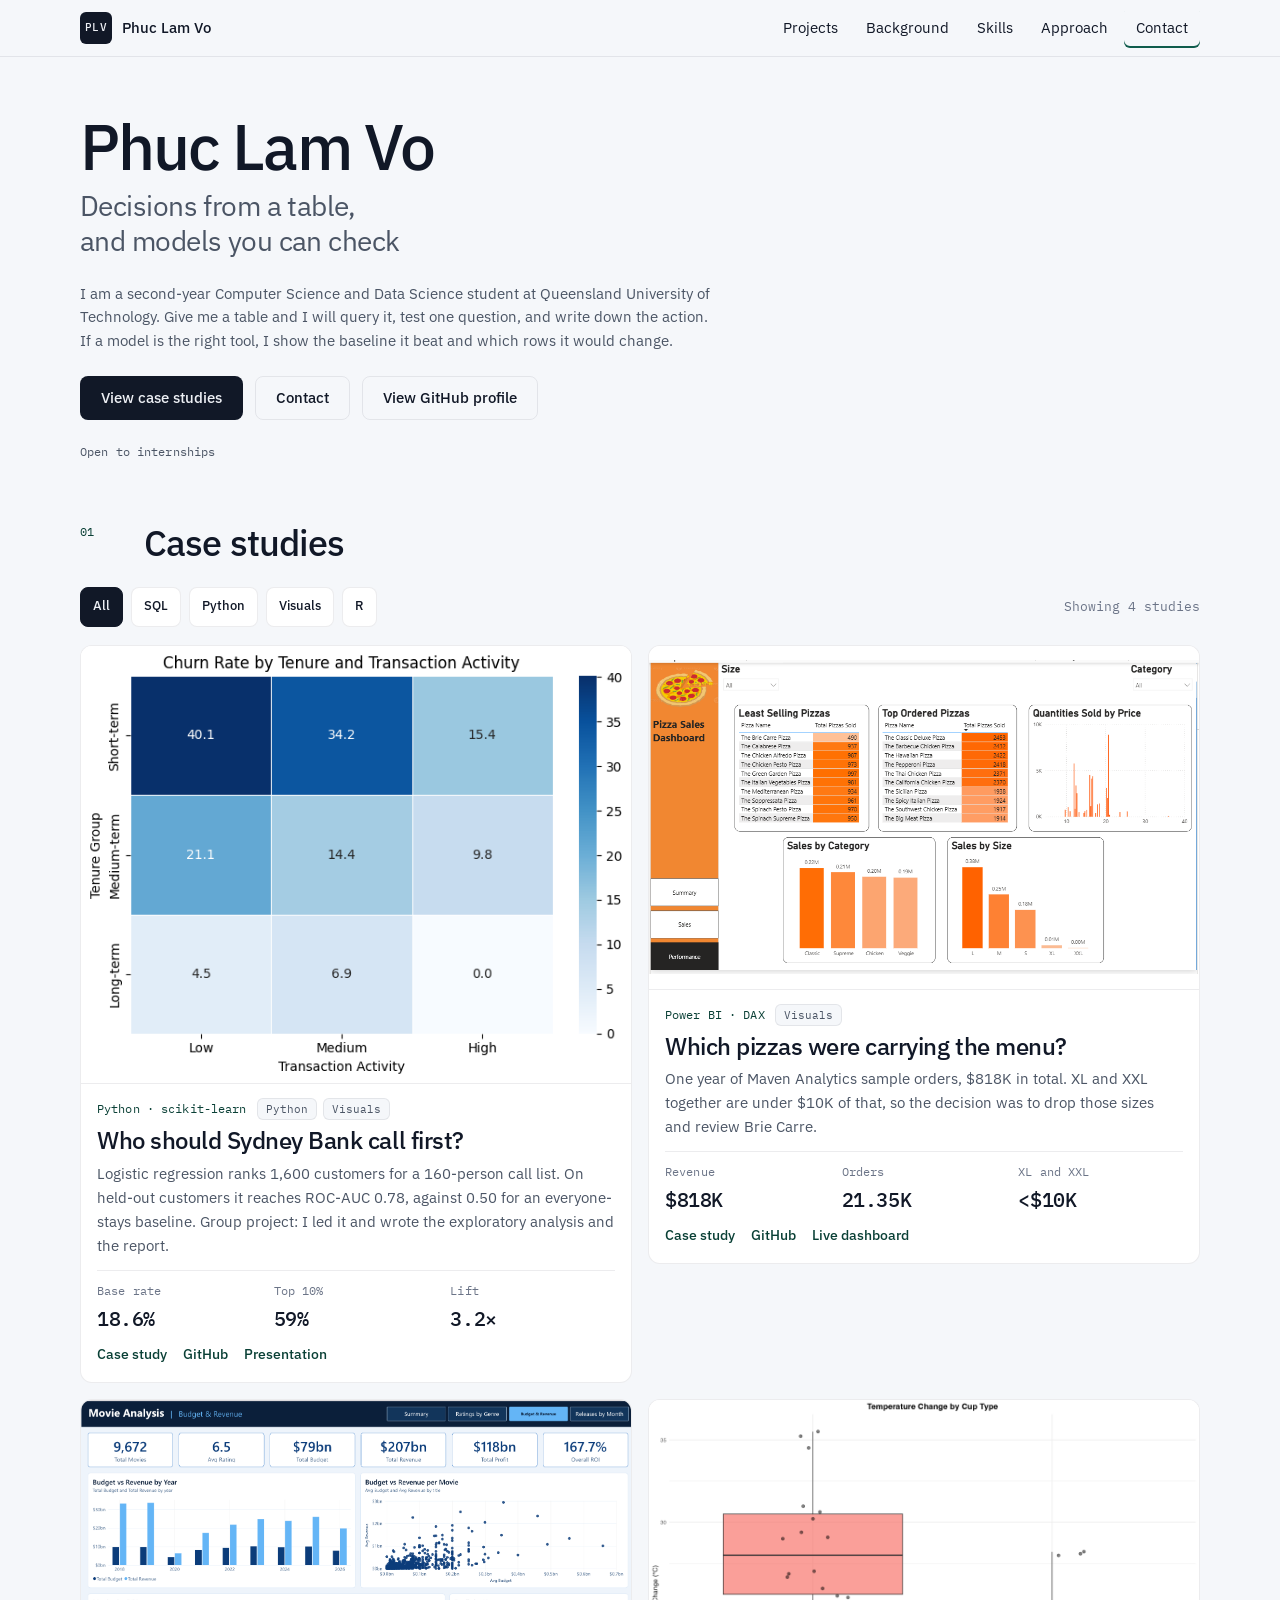
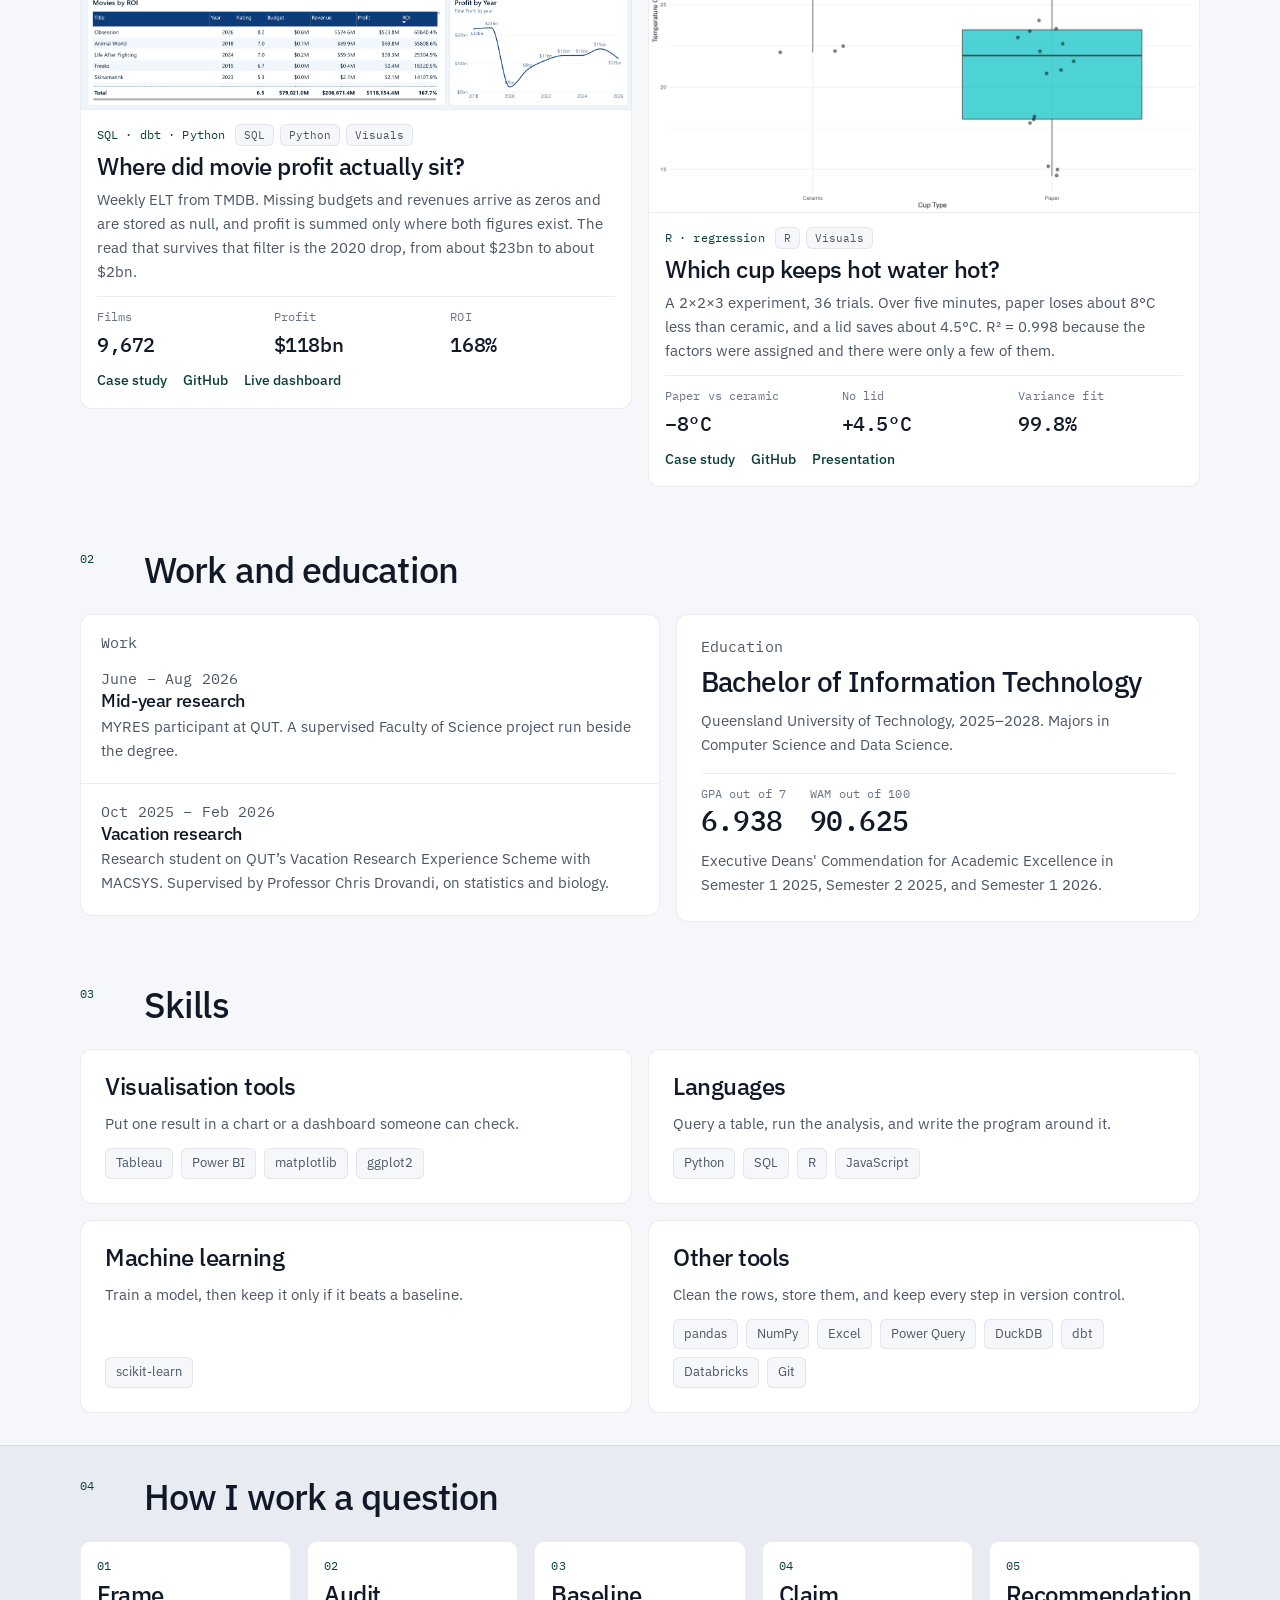
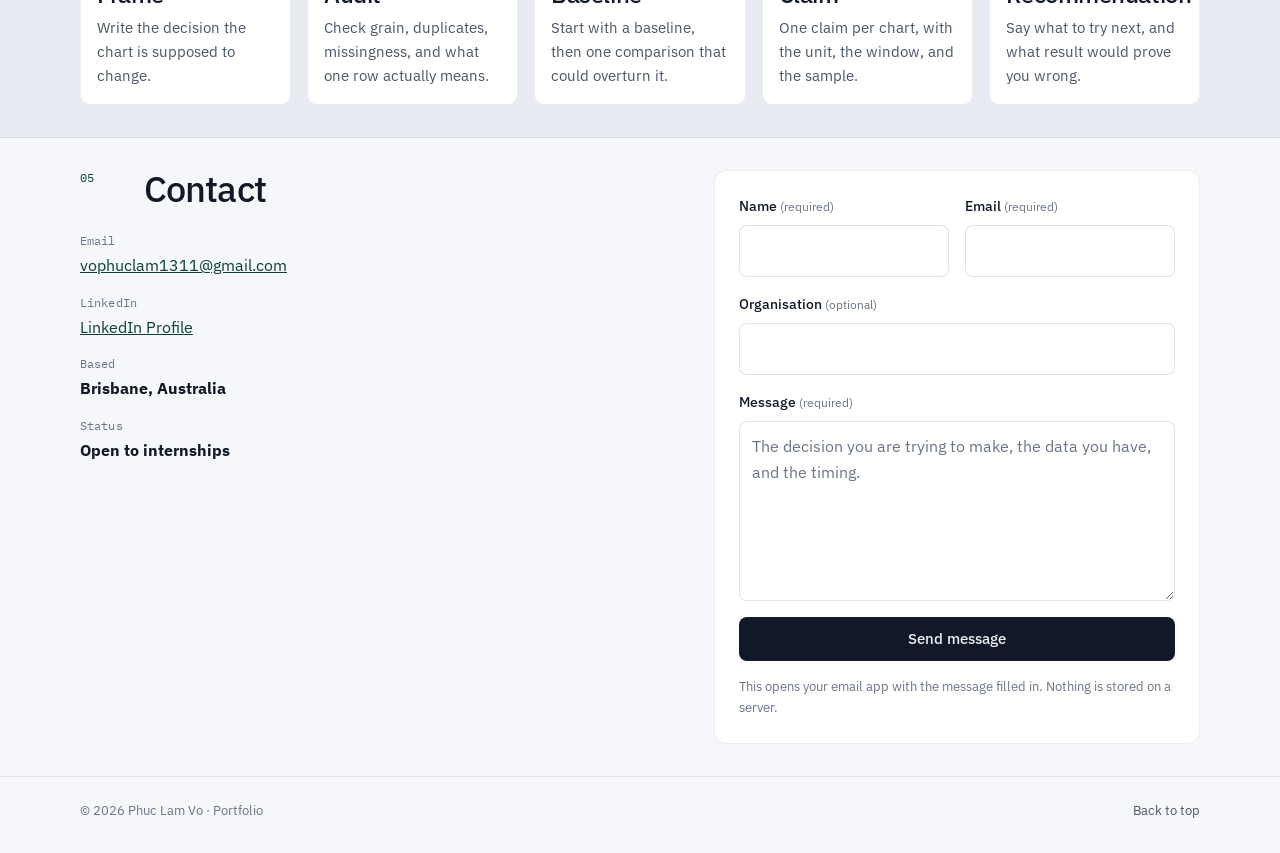
<file: index.html>
<!DOCTYPE html>
<html lang="en-AU">
<head>
  <meta charset="utf-8">
  <meta name="viewport" content="width=device-width, initial-scale=1, viewport-fit=cover">
  <meta name="description" content="SQL, Python, and case studies that end in a decision you can check.">
  <meta name="theme-color" content="#f5f7fa">
  <title>Phuc Lam Vo</title>
  <link rel="icon" href="assets/favicon.svg" type="image/svg+xml">
  <link rel="preconnect" href="https://fonts.googleapis.com">
  <link rel="preconnect" href="https://fonts.gstatic.com" crossorigin>
  <link href="https://fonts.googleapis.com/css2?family=IBM+Plex+Mono:wght@400;500&amp;family=IBM+Plex+Sans:wght@400;500&amp;display=swap" rel="stylesheet">
  <link rel="stylesheet" href="css/styles.css">
  <script src="js/main.js" defer></script>
</head>
<body id="top">
  <a class="skip" href="#content">Skip to content</a>
  <header class="site-header">
    <div class="wrap header-inner">
      <a class="brand" href="#top">
        <span class="brand-mark" aria-hidden="true">PLV</span>
        <span class="brand-name">Phuc Lam Vo</span>
      </a>
      <button class="nav-toggle" type="button" aria-expanded="false" aria-controls="site-nav">
        <span class="nav-toggle-lines" aria-hidden="true"></span>
        <span class="visually-hidden">Menu</span>
      </button>
      <nav id="site-nav" class="nav-panel" aria-label="Primary">
        <a href="#projects">Projects</a>
        <a href="#background">Background</a>
        <a href="#skills">Skills</a>
        <a href="#approach">Approach</a>
        <a href="#contact">Contact</a>
      </nav>
    </div>
  </header>

  <main id="content" tabindex="-1">
    <section class="hero">
      <div class="wrap hero-copy">
        <div class="hero-title">
          <h1>Phuc Lam Vo</h1>
          <p class="display">Decisions from a table, and models you can check</p>
        </div>
          <p class="lede">I am a second-year Computer Science and Data Science student at Queensland University of Technology. Give me a table and I will query it, test one question, and write down the action. If a model is the right tool, I show the baseline it beat and which rows it would change.</p>
        <div class="hero-actions">
          <a class="btn btn-primary" href="#projects">View case studies</a>
          <a class="btn btn-ghost" href="#contact">Contact</a>
          <a class="btn btn-ghost" href="https://github.com/volam1311" rel="noopener">View GitHub profile</a>
        </div>
        <p class="availability">Open to internships</p>
      </div>
    </section>

    <section class="section" id="projects">
      <div class="wrap">
        <header class="section-head">
          <p class="index">01</p>
          <div>
            <h2>Case studies</h2>
          </div>
        </header>
        <div class="projects-toolbar">
          <div class="filters" role="group" aria-label="Filter case studies">
            <button class="filter" type="button" data-filter="all" aria-pressed="true">All</button>
            <button class="filter" type="button" data-filter="sql" aria-pressed="false">SQL</button>
            <button class="filter" type="button" data-filter="python" aria-pressed="false">Python</button>
            <button class="filter" type="button" data-filter="visual" aria-pressed="false">Visuals</button>
            <button class="filter" type="button" data-filter="r" aria-pressed="false">R</button>
          </div>
          <p id="project-count" aria-live="polite">Showing 4 studies</p>
        </div>
        <div class="project-list">
          <article class="project" data-tags="python visual">
            <a class="project-thumb" href="studies/sydney-bank.html">
              <img src="assets/figures/churn-tenure.png" width="591" height="470" alt="Heatmap of churn rate by tenure and recent transactions. Short tenure and low activity is 40.1%.">
            </a>
            <div class="project-body">
              <div class="project-meta">
                <p class="kicker">Python · scikit-learn</p>
                <ul class="tags">
                  <li>Python</li>
                  <li>Visuals</li>
                </ul>
              </div>
              <h3><a href="studies/sydney-bank.html">Who should Sydney Bank call first?</a></h3>
              <p>Logistic regression ranks 1,600 customers for a 160-person call list. On held-out customers it reaches ROC-AUC 0.78, against 0.50 for an everyone-stays baseline. Group project: I led it and wrote the exploratory analysis and the report.</p>
              <dl class="kpis">
                <div>
                  <dt>Base rate</dt>
                  <dd>18.6%</dd>
                </div>
                <div>
                  <dt>Top 10%</dt>
                  <dd>59%</dd>
                </div>
                <div>
                  <dt>Lift</dt>
                  <dd>3.2×</dd>
                </div>
              </dl>
              <div class="case-links">
                <a class="case-link" href="studies/sydney-bank.html">Case study</a>
                <a class="case-link" href="https://github.com/volam1311/Sydney-Bank-Churn-Prediction" rel="noopener">GitHub</a>
                <a class="case-link" href="https://canva.link/qdbknwbdt6eaqwg" rel="noopener">Presentation</a>
              </div>
            </div>
          </article>

          <article class="project" data-tags="visual">
            <a class="project-thumb" href="studies/pizza-sales.html">
              <img src="assets/figures/pizza-performance.png" width="1023" height="583" alt="Pizza sales dashboard. Brie Carre sold 490. XL and XXL are near zero next to Large at $0.38M.">
            </a>
            <div class="project-body">
              <div class="project-meta">
                <p class="kicker">Power BI · DAX</p>
                <ul class="tags">
                  <li>Visuals</li>
                </ul>
              </div>
              <h3><a href="studies/pizza-sales.html">Which pizzas were carrying the menu?</a></h3>
              <p>One year of Maven Analytics sample orders, $818K in total. XL and XXL together are under $10K of that, so the decision was to drop those sizes and review Brie Carre.</p>
              <dl class="kpis">
                <div>
                  <dt>Revenue</dt>
                  <dd>$818K</dd>
                </div>
                <div>
                  <dt>Orders</dt>
                  <dd>21.35K</dd>
                </div>
                <div>
                  <dt>XL and XXL</dt>
                  <dd>&lt;$10K</dd>
                </div>
              </dl>
              <div class="case-links">
                <a class="case-link" href="studies/pizza-sales.html">Case study</a>
                <a class="case-link" href="https://github.com/volam1311/Pizza-Sales-Analysis" rel="noopener">GitHub</a>
                <a class="case-link" href="https://app.fabric.microsoft.com/view?r=eyJrIjoiZjRhYjFlMGQtYjYzOC00ZGJmLWE3ZTktMjJlNzExYWNlZjcwIiwidCI6ImVhNWI1ODBhLTIzMmEtNGUwNy05ZTJkLThjNjIwMGMxZDVmNCJ9" rel="noopener">Live dashboard</a>
              </div>
            </div>
          </article>

          <article class="project" data-tags="python sql visual">
            <a class="project-thumb is-focus-lower" href="studies/movie-pipeline.html">
              <img src="assets/figures/movies-profit.png" width="1647" height="928" alt="Movie budget and revenue dashboard. Profit falls from about $23bn in 2019 to about $2bn in 2020.">
            </a>
            <div class="project-body">
              <div class="project-meta">
                <p class="kicker">SQL · dbt · Python</p>
                <ul class="tags">
                  <li>SQL</li>
                  <li>Python</li>
                  <li>Visuals</li>
                </ul>
              </div>
              <h3><a href="studies/movie-pipeline.html">Where did movie profit actually sit?</a></h3>
              <p>Weekly ELT from TMDB. Missing budgets and revenues arrive as zeros and are stored as null, and profit is summed only where both figures exist. The read that survives that filter is the 2020 drop, from about $23bn to about $2bn.</p>
              <dl class="kpis">
                <div>
                  <dt>Films</dt>
                  <dd>9,672</dd>
                </div>
                <div>
                  <dt>Profit</dt>
                  <dd>$118bn</dd>
                </div>
                <div>
                  <dt>ROI</dt>
                  <dd>168%</dd>
                </div>
              </dl>
              <div class="case-links">
                <a class="case-link" href="studies/movie-pipeline.html">Case study</a>
                <a class="case-link" href="https://github.com/volam1311/Movie-Analysis" rel="noopener">GitHub</a>
                <a class="case-link" href="https://app.powerbi.com/view?r=eyJrIjoiY2UyYzdlYjMtZWRmMy00ZTU4LTgyZTEtZjM1YWY1MTcwNmUxIiwidCI6ImVhNWI1ODBhLTIzMmEtNGUwNy05ZTJkLThjNjIwMGMxZDVmNCJ9" rel="noopener">Live dashboard</a>
              </div>
            </div>
          </article>

          <article class="project" data-tags="r visual">
            <a class="project-thumb" href="studies/cup-experiment.html">
              <img src="assets/figures/cup-type.png" width="2384" height="1788" alt="Box plot of temperature drop after five minutes. Paper cups lose less heat than ceramic cups.">
            </a>
            <div class="project-body">
              <div class="project-meta">
                <p class="kicker">R · regression</p>
                <ul class="tags">
                  <li>R</li>
                  <li>Visuals</li>
                </ul>
              </div>
              <h3><a href="studies/cup-experiment.html">Which cup keeps hot water hot?</a></h3>
              <p>A 2×2×3 experiment, 36 trials. Over five minutes, paper loses about 8°C less than ceramic, and a lid saves about 4.5°C. R² = 0.998 because the factors were assigned and there were only a few of them.</p>
              <dl class="kpis">
                <div>
                  <dt>Paper vs ceramic</dt>
                  <dd>−8°C</dd>
                </div>
                <div>
                  <dt>No lid</dt>
                  <dd>+4.5°C</dd>
                </div>
                <div>
                  <dt>Variance fit</dt>
                  <dd>99.8%</dd>
                </div>
              </dl>
              <div class="case-links">
                <a class="case-link" href="studies/cup-experiment.html">Case study</a>
                <a class="case-link" href="https://github.com/volam1311/Water-Temperature-Analyzer" rel="noopener">GitHub</a>
                <a class="case-link" href="https://drive.google.com/file/d/1KeeSA3Wh5qqUMcALg0jWJhttERwO6RMR/view?usp=sharing" rel="noopener">Presentation</a>
              </div>
            </div>
          </article>
        </div>
        <p id="project-empty" class="empty" hidden>No case studies in this group.</p>
      </div>
    </section>
    <section class="section" id="background">
      <div class="wrap">
        <header class="section-head">
          <p class="index">02</p>
          <div>
            <h2>Work and education</h2>
          </div>
        </header>
        <div class="record">
          <div class="record-notes">
            <p class="kicker record-label">Work</p>
            <article>
              <p class="when">June – Aug 2026</p>
              <h3>Mid-year research</h3>
              <p>MYRES participant at QUT. A supervised Faculty of Science project run beside the degree.</p>
            </article>
            <article>
              <p class="when">Oct 2025 – Feb 2026</p>
              <h3>Vacation research</h3>
              <p>Research student on QUT’s Vacation Research Experience Scheme with MACSYS. Supervised by Professor Chris Drovandi, on statistics and biology.</p>
            </article>
          </div>
          <article class="record-degree">
            <p class="kicker">Education</p>
            <h3>Bachelor of Information Technology</h3>
            <p>Queensland University of Technology, 2025–2028. Majors in Computer Science and Data Science.</p>
            <dl class="kpis">
              <div>
                <dt>GPA out of 7</dt>
                <dd>6.938</dd>
              </div>
              <div>
                <dt>WAM out of 100</dt>
                <dd>90.625</dd>
              </div>
            </dl>
            <p>Executive Deans' Commendation for Academic Excellence in Semester 1 2025, Semester 2 2025, and Semester 1 2026.</p>
          </article>
        </div>
      </div>
    </section>
    <section class="section" id="skills">
      <div class="wrap">
        <header class="section-head">
          <p class="index">03</p>
          <div>
            <h2>Skills</h2>
          </div>
        </header>
        <div class="skill-grid">
          <article class="skill">
            <h3>Visualisation tools</h3>
            <p>Put one result in a chart or a dashboard someone can check.</p>
            <ul class="chips">
              <li>Tableau</li>
              <li>Power BI</li>
              <li>matplotlib</li>
              <li>ggplot2</li>
            </ul>
          </article>
          <article class="skill">
            <h3>Languages</h3>
            <p>Query a table, run the analysis, and write the program around it.</p>
            <ul class="chips">
              <li>Python</li>
              <li>SQL</li>
              <li>R</li>
              <li>JavaScript</li>
            </ul>
          </article>
          <article class="skill">
            <h3>Machine learning</h3>
            <p>Train a model, then keep it only if it beats a baseline.</p>
            <ul class="chips">
              <li>scikit-learn</li>
            </ul>
          </article>
          <article class="skill">
            <h3>Other tools</h3>
            <p>Clean the rows, store them, and keep every step in version control.</p>
            <ul class="chips">
              <li>pandas</li>
              <li>NumPy</li>
              <li>Excel</li>
              <li>Power Query</li>
              <li>DuckDB</li>
              <li>dbt</li>
              <li>Databricks</li>
              <li>Git</li>
            </ul>
          </article>
        </div>
      </div>
    </section>
    <section class="section band" id="approach">
      <div class="wrap">
        <header class="section-head">
          <p class="index">04</p>
          <div>
            <h2>How I work a question</h2>
          </div>
        </header>
        <ol class="steps">
          <li>
            <span class="step-num">01</span>
            <h3>Frame</h3>
            <p>Write the decision the chart is supposed to change.</p>
          </li>
          <li>
            <span class="step-num">02</span>
            <h3>Audit</h3>
            <p>Check grain, duplicates, missingness, and what one row actually means.</p>
          </li>
          <li>
            <span class="step-num">03</span>
            <h3>Baseline</h3>
            <p>Start with a baseline, then one comparison that could overturn it.</p>
          </li>
          <li>
            <span class="step-num">04</span>
            <h3>Claim</h3>
            <p>One claim per chart, with the unit, the window, and the sample.</p>
          </li>
          <li>
            <span class="step-num">05</span>
            <h3>Recommendation</h3>
            <p>Say what to try next, and what result would prove you wrong.</p>
          </li>
        </ol>
      </div>
    </section>
    <section class="section" id="contact">
      <div class="wrap contact-grid">
        <div>
          <header class="section-head">
            <p class="index">05</p>
            <div>
              <h2>Contact</h2>
            </div>
          </header>
          <ul class="contact-list">
            <li>
              <span>Email</span>
              <a id="email-link" href="mailto:vophuclam1311@gmail.com">vophuclam1311@gmail.com</a>
            </li>
            <li>
              <span>LinkedIn</span>
              <a href="https://www.linkedin.com/in/phuc-lam-vo-281034336/" rel="noopener">LinkedIn Profile</a>
            </li>
            <li>
              <span>Based</span>
              <strong>Brisbane, Australia</strong>
            </li>
            <li>
              <span>Status</span>
              <strong>Open to internships</strong>
            </li>
          </ul>
        </div>
        <form class="form-card" id="contact-form" action="mailto:hello@example.com" method="post" enctype="text/plain">
          <p id="form-status" class="form-status" role="status" hidden></p>
          <div class="hp" aria-hidden="true">
            <label>Website <input type="text" name="website" tabindex="-1" autocomplete="off"></label>
          </div>
          <div class="form-row">
            <div class="field">
              <label for="name">Name <span class="req">(required)</span></label>
              <input id="name" name="name" type="text" autocomplete="name" required>
              <p class="field-error" id="name-error" hidden></p>
            </div>
            <div class="field">
              <label for="email">Email <span class="req">(required)</span></label>
              <input id="email" name="email" type="email" autocomplete="email" required>
              <p class="field-error" id="email-error" hidden></p>
            </div>
          </div>
          <div class="field">
            <label for="org">Organisation <span class="req">(optional)</span></label>
            <input id="org" name="org" type="text" autocomplete="organization">
          </div>
          <div class="field">
            <label for="message">Message <span class="req">(required)</span></label>
            <textarea id="message" name="message" rows="6" required placeholder="The decision you are trying to make, the data you have, and the timing."></textarea>
            <p class="field-error" id="message-error" hidden></p>
          </div>
          <button class="btn btn-primary" type="submit">Send message</button>
          <p class="form-hint">This opens your email app with the message filled in. Nothing is stored on a server.</p>
        </form>
      </div>
    </section>
  </main>

  <footer class="site-footer">
    <div class="wrap footer-inner">
      <p>© <span id="year">2026</span> <span class="brand-name">Phuc Lam Vo</span> · Portfolio</p>
      <a href="#top">Back to top</a>
    </div>
  </footer>
  <noscript>
    <p class="noscript">Project filters need JavaScript. Case studies, skills, and contact details stay readable without it.</p>
  </noscript>
</body>
</html>
</file>
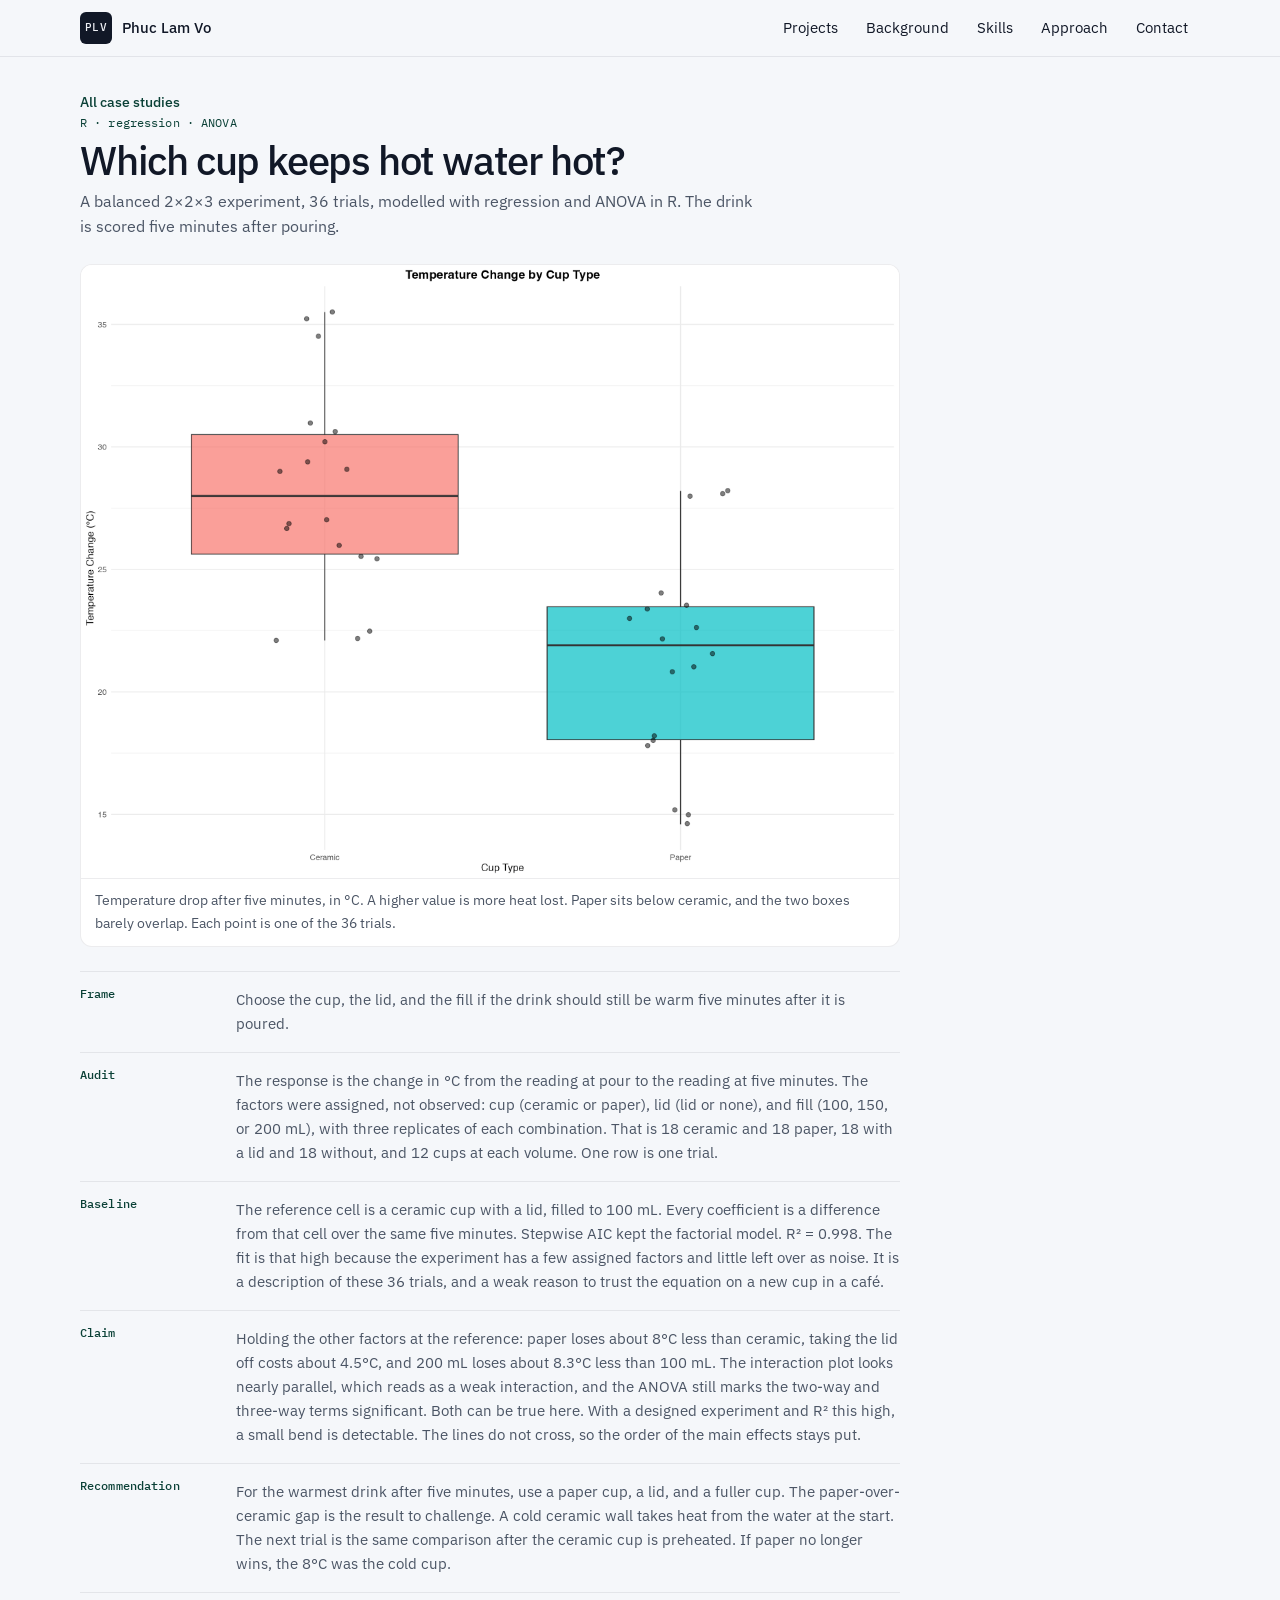
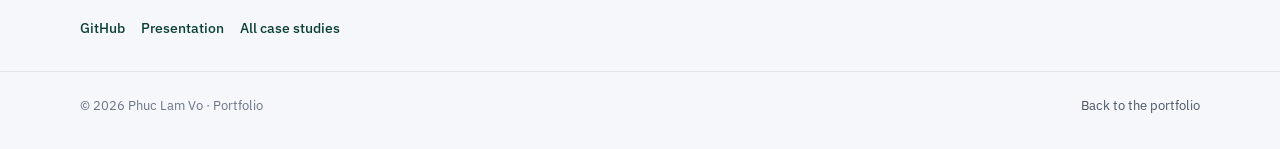
<file: studies/cup-experiment.html>
<!DOCTYPE html>
<html lang="en-AU">
<head>
  <meta charset="utf-8">
  <meta name="viewport" content="width=device-width, initial-scale=1, viewport-fit=cover">
  <meta name="description" content="A 36-trial cup experiment in R. Paper loses about 8°C less than ceramic over five minutes. R² = 0.998.">
  <meta name="theme-color" content="#f5f7fa">
  <title>Which cup keeps hot water hot? · Phuc Lam Vo</title>
  <link rel="icon" href="../assets/favicon.svg" type="image/svg+xml">
  <link rel="preconnect" href="https://fonts.googleapis.com">
  <link rel="preconnect" href="https://fonts.gstatic.com" crossorigin>
  <link href="https://fonts.googleapis.com/css2?family=IBM+Plex+Mono:wght@400;500&amp;family=IBM+Plex+Sans:wght@400;500&amp;display=swap" rel="stylesheet">
  <link rel="stylesheet" href="../css/styles.css">
  <script src="../js/main.js" defer></script>
</head>
<body>
  <a class="skip" href="#content">Skip to content</a>
  <header class="site-header">
    <div class="wrap header-inner">
      <a class="brand" href="../index.html">
        <span class="brand-mark" aria-hidden="true">PLV</span>
        <span class="brand-name">Phuc Lam Vo</span>
      </a>
      <button class="nav-toggle" type="button" aria-expanded="false" aria-controls="site-nav">
        <span class="nav-toggle-lines" aria-hidden="true"></span>
        <span class="visually-hidden">Menu</span>
      </button>
      <nav id="site-nav" class="nav-panel" aria-label="Primary">
        <a href="../index.html#projects">Projects</a>
        <a href="../index.html#background">Background</a>
        <a href="../index.html#skills">Skills</a>
        <a href="../index.html#approach">Approach</a>
        <a href="../index.html#contact">Contact</a>
      </nav>
    </div>
  </header>
  <main id="content" class="section" tabindex="-1">
    <div class="wrap">
      <a class="back-link" href="../index.html#projects">All case studies</a>
      <article class="study">
        <header class="study-head">
          <p class="kicker">R · regression · ANOVA</p>
          <h1>Which cup keeps hot water hot?</h1>
          <p>A balanced 2×2×3 experiment, 36 trials, modelled with regression and ANOVA in R. The drink is scored five minutes after pouring.</p>
        </header>
        <figure class="study-figure">
          <img src="../assets/figures/cup-type.png" width="2384" height="1788" alt="Box plot with raw points of temperature drop by cup type. Paper sits lower than ceramic, with little overlap.">
          <figcaption>Temperature drop after five minutes, in °C. A higher value is more heat lost. Paper sits below ceramic, and the two boxes barely overlap. Each point is one of the 36 trials.</figcaption>
        </figure>
        <ol class="method">
          <li>
            <h3>Frame</h3>
            <p>Choose the cup, the lid, and the fill if the drink should still be warm five minutes after it is poured.</p>
          </li>
          <li>
            <h3>Audit</h3>
            <p>The response is the change in °C from the reading at pour to the reading at five minutes. The factors were assigned, not observed: cup (ceramic or paper), lid (lid or none), and fill (100, 150, or 200 mL), with three replicates of each combination. That is 18 ceramic and 18 paper, 18 with a lid and 18 without, and 12 cups at each volume. One row is one trial.</p>
          </li>
          <li>
            <h3>Baseline</h3>
            <p>The reference cell is a ceramic cup with a lid, filled to 100 mL. Every coefficient is a difference from that cell over the same five minutes. Stepwise AIC kept the factorial model. R² = 0.998. The fit is that high because the experiment has a few assigned factors and little left over as noise. It is a description of these 36 trials, and a weak reason to trust the equation on a new cup in a café.</p>
          </li>
          <li>
            <h3>Claim</h3>
            <p>Holding the other factors at the reference: paper loses about 8°C less than ceramic, taking the lid off costs about 4.5°C, and 200 mL loses about 8.3°C less than 100 mL. The interaction plot looks nearly parallel, which reads as a weak interaction, and the ANOVA still marks the two-way and three-way terms significant. Both can be true here. With a designed experiment and R² this high, a small bend is detectable. The lines do not cross, so the order of the main effects stays put.</p>
          </li>
          <li>
            <h3>Recommendation</h3>
            <p>For the warmest drink after five minutes, use a paper cup, a lid, and a fuller cup. The paper-over-ceramic gap is the result to challenge. A cold ceramic wall takes heat from the water at the start. The next trial is the same comparison after the ceramic cup is preheated. If paper no longer wins, the 8°C was the cold cup.</p>
          </li>
        </ol>
        <div class="case-links">
          <a class="case-link" href="https://github.com/volam1311/Water-Temperature-Analyzer" rel="noopener">GitHub</a>
          <a class="case-link" href="https://drive.google.com/file/d/1KeeSA3Wh5qqUMcALg0jWJhttERwO6RMR/view?usp=sharing" rel="noopener">Presentation</a>
          <a class="case-link" href="../index.html#projects">All case studies</a>
        </div>
      </article>
    </div>
  </main>
  <footer class="site-footer">
    <div class="wrap footer-inner">
      <p>© <span id="year">2026</span> <span class="brand-name">Phuc Lam Vo</span> · Portfolio</p>
      <a href="../index.html">Back to the portfolio</a>
    </div>
  </footer>
</body>
</html>
</file>
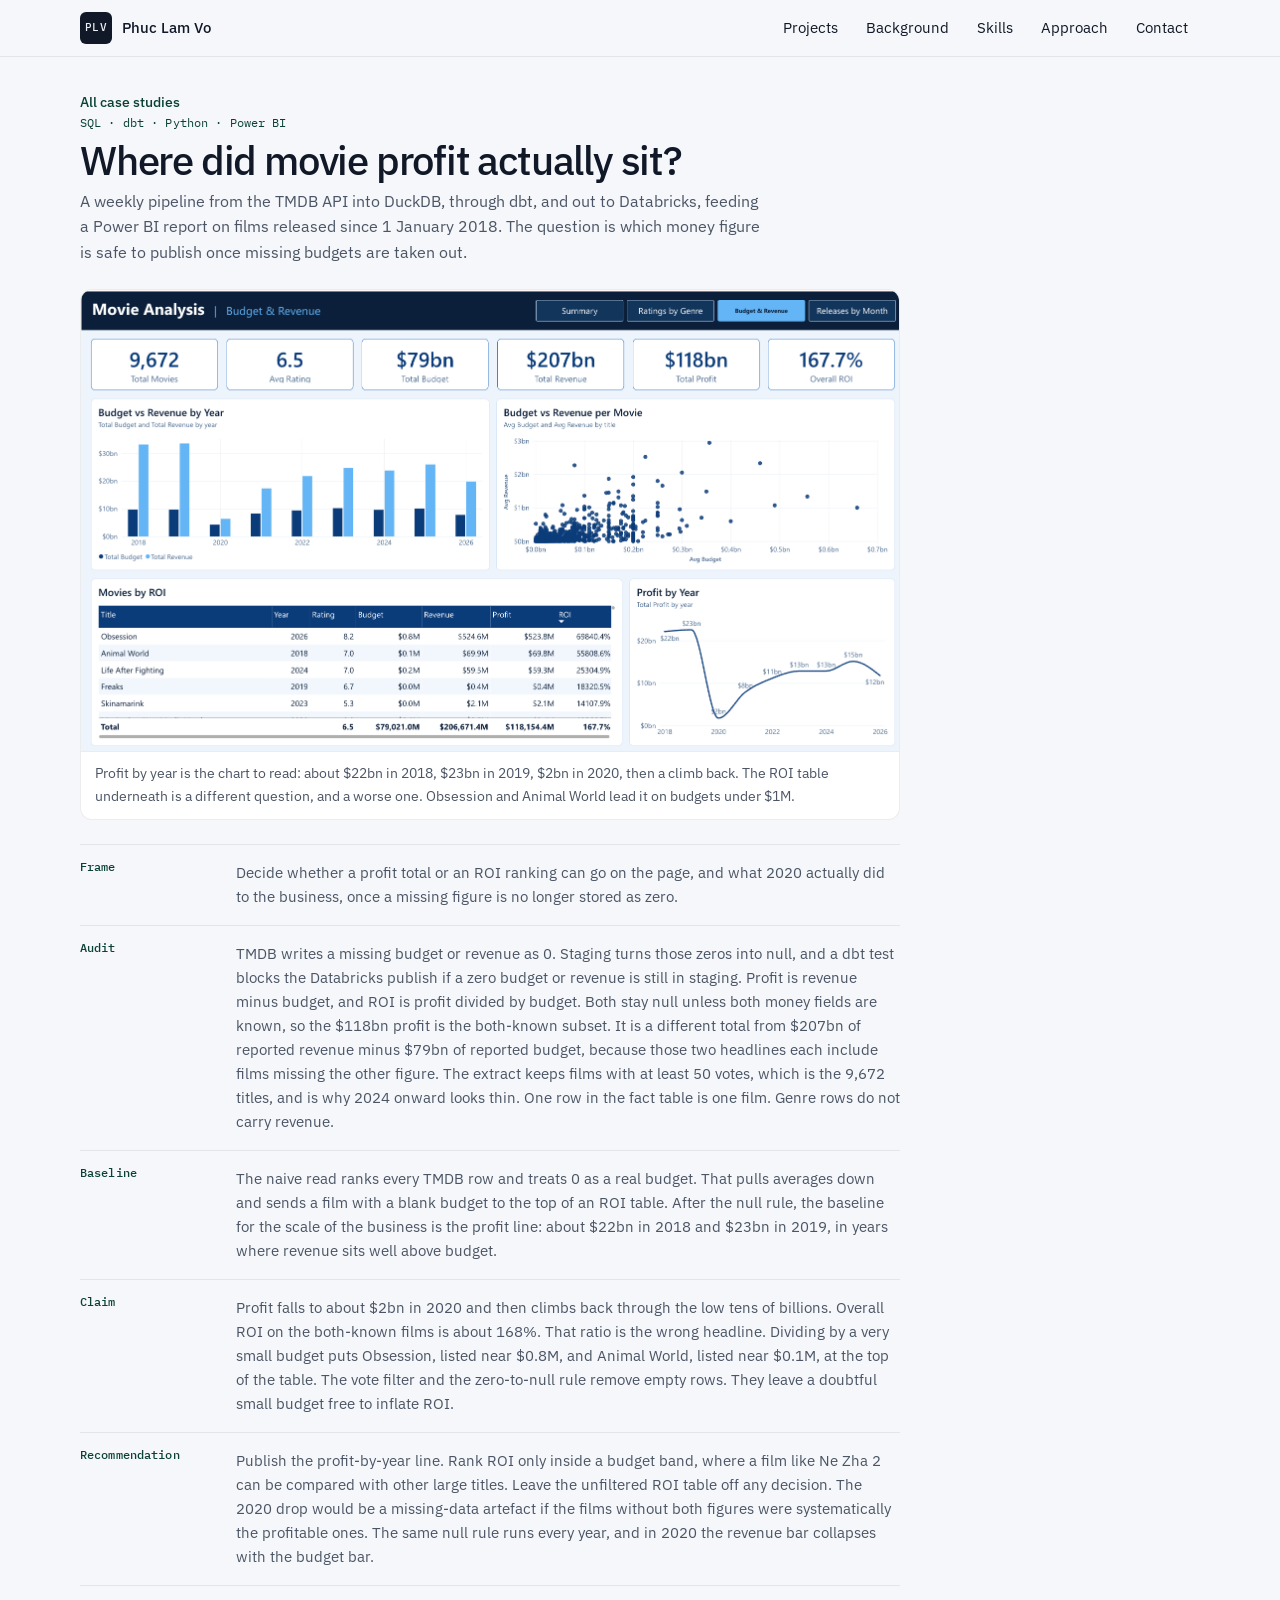
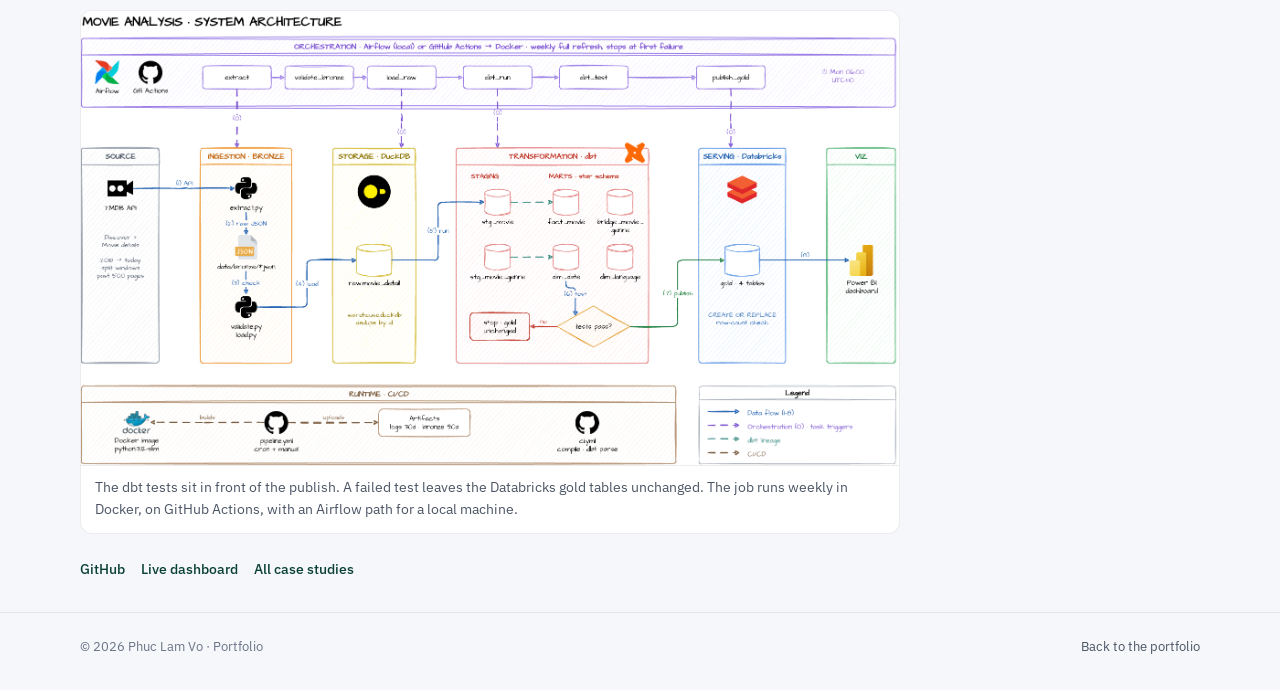
<file: studies/movie-pipeline.html>
<!DOCTYPE html>
<html lang="en-AU">
<head>
  <meta charset="utf-8">
  <meta name="viewport" content="width=device-width, initial-scale=1, viewport-fit=cover">
  <meta name="description" content="A weekly TMDB pipeline that turns missing budgets into nulls, and reads profit from the 2020 drop.">
  <meta name="theme-color" content="#f5f7fa">
  <title>Where did movie profit actually sit? · Phuc Lam Vo</title>
  <link rel="icon" href="../assets/favicon.svg" type="image/svg+xml">
  <link rel="preconnect" href="https://fonts.googleapis.com">
  <link rel="preconnect" href="https://fonts.gstatic.com" crossorigin>
  <link href="https://fonts.googleapis.com/css2?family=IBM+Plex+Mono:wght@400;500&amp;family=IBM+Plex+Sans:wght@400;500&amp;display=swap" rel="stylesheet">
  <link rel="stylesheet" href="../css/styles.css">
  <script src="../js/main.js" defer></script>
</head>
<body>
  <a class="skip" href="#content">Skip to content</a>
  <header class="site-header">
    <div class="wrap header-inner">
      <a class="brand" href="../index.html">
        <span class="brand-mark" aria-hidden="true">PLV</span>
        <span class="brand-name">Phuc Lam Vo</span>
      </a>
      <button class="nav-toggle" type="button" aria-expanded="false" aria-controls="site-nav">
        <span class="nav-toggle-lines" aria-hidden="true"></span>
        <span class="visually-hidden">Menu</span>
      </button>
      <nav id="site-nav" class="nav-panel" aria-label="Primary">
        <a href="../index.html#projects">Projects</a>
        <a href="../index.html#background">Background</a>
        <a href="../index.html#skills">Skills</a>
        <a href="../index.html#approach">Approach</a>
        <a href="../index.html#contact">Contact</a>
      </nav>
    </div>
  </header>
  <main id="content" class="section" tabindex="-1">
    <div class="wrap">
      <a class="back-link" href="../index.html#projects">All case studies</a>
      <article class="study">
        <header class="study-head">
          <p class="kicker">SQL · dbt · Python · Power BI</p>
          <h1>Where did movie profit actually sit?</h1>
          <p>A weekly pipeline from the TMDB API into DuckDB, through dbt, and out to Databricks, feeding a Power BI report on films released since 1 January 2018. The question is which money figure is safe to publish once missing budgets are taken out.</p>
        </header>
        <figure class="study-figure">
          <img src="../assets/figures/movies-profit.png" width="1647" height="928" alt="Budget and revenue dashboard. Year bars collapse in 2020. The profit line falls from about $23bn to about $2bn. The ROI table is led by micro-budget titles.">
          <figcaption>Profit by year is the chart to read: about $22bn in 2018, $23bn in 2019, $2bn in 2020, then a climb back. The ROI table underneath is a different question, and a worse one. Obsession and Animal World lead it on budgets under $1M.</figcaption>
        </figure>
        <ol class="method">
          <li>
            <h3>Frame</h3>
            <p>Decide whether a profit total or an ROI ranking can go on the page, and what 2020 actually did to the business, once a missing figure is no longer stored as zero.</p>
          </li>
          <li>
            <h3>Audit</h3>
            <p>TMDB writes a missing budget or revenue as 0. Staging turns those zeros into null, and a dbt test blocks the Databricks publish if a zero budget or revenue is still in staging. Profit is revenue minus budget, and ROI is profit divided by budget. Both stay null unless both money fields are known, so the $118bn profit is the both-known subset. It is a different total from $207bn of reported revenue minus $79bn of reported budget, because those two headlines each include films missing the other figure. The extract keeps films with at least 50 votes, which is the 9,672 titles, and is why 2024 onward looks thin. One row in the fact table is one film. Genre rows do not carry revenue.</p>
          </li>
          <li>
            <h3>Baseline</h3>
            <p>The naive read ranks every TMDB row and treats 0 as a real budget. That pulls averages down and sends a film with a blank budget to the top of an ROI table. After the null rule, the baseline for the scale of the business is the profit line: about $22bn in 2018 and $23bn in 2019, in years where revenue sits well above budget.</p>
          </li>
          <li>
            <h3>Claim</h3>
            <p>Profit falls to about $2bn in 2020 and then climbs back through the low tens of billions. Overall ROI on the both-known films is about 168%. That ratio is the wrong headline. Dividing by a very small budget puts Obsession, listed near $0.8M, and Animal World, listed near $0.1M, at the top of the table. The vote filter and the zero-to-null rule remove empty rows. They leave a doubtful small budget free to inflate ROI.</p>
          </li>
          <li>
            <h3>Recommendation</h3>
            <p>Publish the profit-by-year line. Rank ROI only inside a budget band, where a film like Ne Zha 2 can be compared with other large titles. Leave the unfiltered ROI table off any decision. The 2020 drop would be a missing-data artefact if the films without both figures were systematically the profitable ones. The same null rule runs every year, and in 2020 the revenue bar collapses with the budget bar.</p>
          </li>
        </ol>
        <figure class="study-figure">
          <img src="../assets/figures/movies-system.png" width="1789" height="993" alt="System diagram from the TMDB API through bronze JSON, DuckDB, dbt tests, and a Databricks publish into Power BI.">
          <figcaption>The dbt tests sit in front of the publish. A failed test leaves the Databricks gold tables unchanged. The job runs weekly in Docker, on GitHub Actions, with an Airflow path for a local machine.</figcaption>
        </figure>
        <div class="case-links">
          <a class="case-link" href="https://github.com/volam1311/Movie-Analysis" rel="noopener">GitHub</a>
          <a class="case-link" href="https://app.powerbi.com/view?r=eyJrIjoiY2UyYzdlYjMtZWRmMy00ZTU4LTgyZTEtZjM1YWY1MTcwNmUxIiwidCI6ImVhNWI1ODBhLTIzMmEtNGUwNy05ZTJkLThjNjIwMGMxZDVmNCJ9" rel="noopener">Live dashboard</a>
          <a class="case-link" href="../index.html#projects">All case studies</a>
        </div>
      </article>
    </div>
  </main>
  <footer class="site-footer">
    <div class="wrap footer-inner">
      <p>© <span id="year">2026</span> <span class="brand-name">Phuc Lam Vo</span> · Portfolio</p>
      <a href="../index.html">Back to the portfolio</a>
    </div>
  </footer>
</body>
</html>
</file>
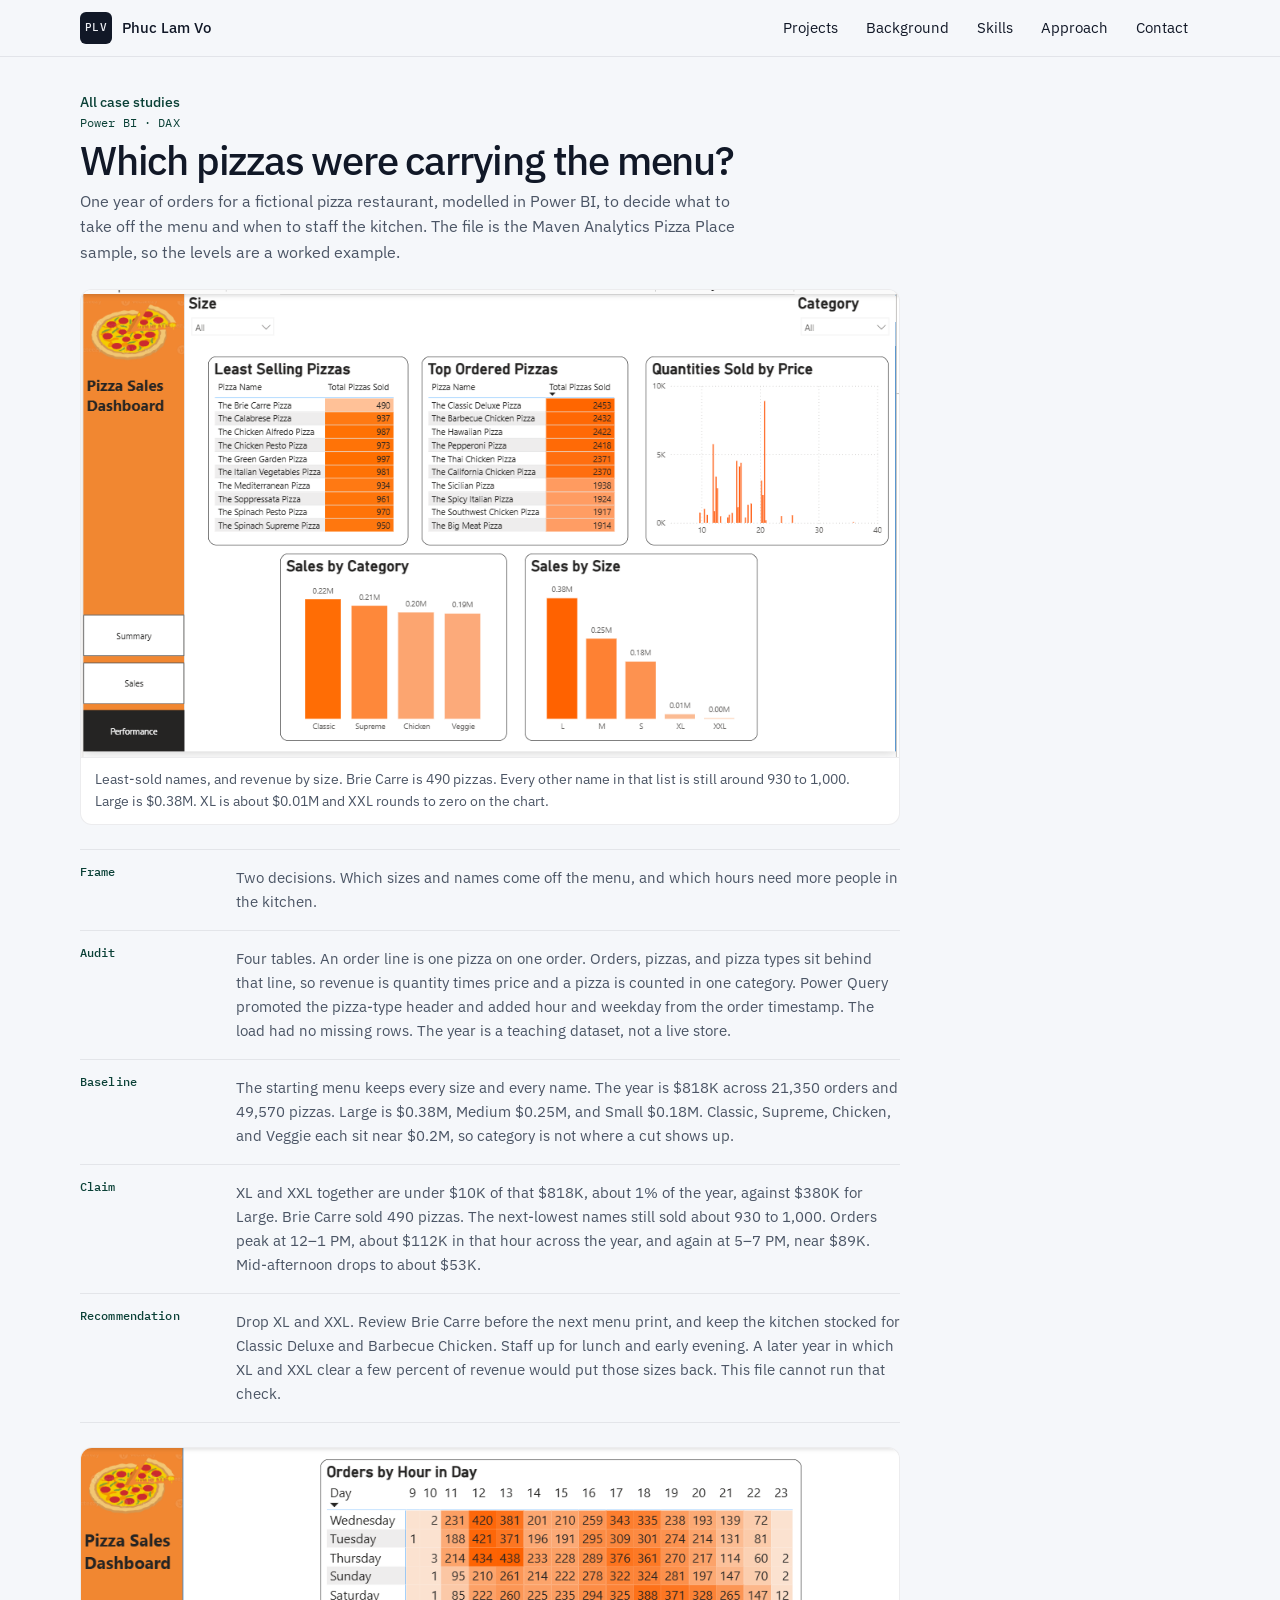
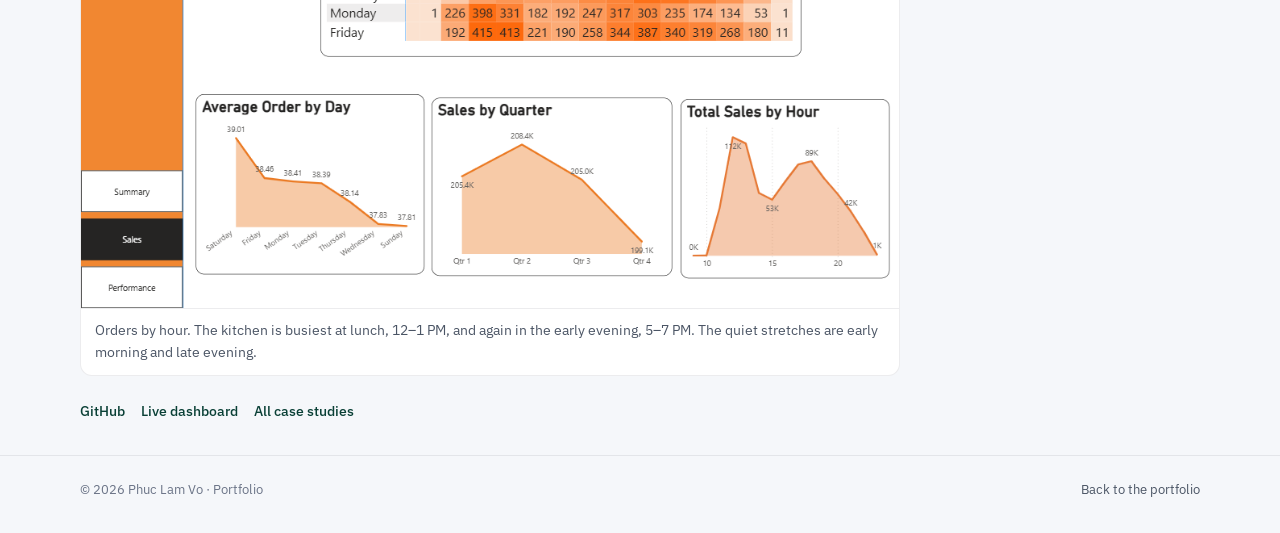
<file: studies/pizza-sales.html>
<!DOCTYPE html>
<html lang="en-AU">
<head>
  <meta charset="utf-8">
  <meta name="viewport" content="width=device-width, initial-scale=1, viewport-fit=cover">
  <meta name="description" content="A Power BI read of one year of pizza orders: drop XL and XXL, and review Brie Carre.">
  <meta name="theme-color" content="#f5f7fa">
  <title>Which pizzas were carrying the menu? · Phuc Lam Vo</title>
  <link rel="icon" href="../assets/favicon.svg" type="image/svg+xml">
  <link rel="preconnect" href="https://fonts.googleapis.com">
  <link rel="preconnect" href="https://fonts.gstatic.com" crossorigin>
  <link href="https://fonts.googleapis.com/css2?family=IBM+Plex+Mono:wght@400;500&amp;family=IBM+Plex+Sans:wght@400;500&amp;display=swap" rel="stylesheet">
  <link rel="stylesheet" href="../css/styles.css">
  <script src="../js/main.js" defer></script>
</head>
<body>
  <a class="skip" href="#content">Skip to content</a>
  <header class="site-header">
    <div class="wrap header-inner">
      <a class="brand" href="../index.html">
        <span class="brand-mark" aria-hidden="true">PLV</span>
        <span class="brand-name">Phuc Lam Vo</span>
      </a>
      <button class="nav-toggle" type="button" aria-expanded="false" aria-controls="site-nav">
        <span class="nav-toggle-lines" aria-hidden="true"></span>
        <span class="visually-hidden">Menu</span>
      </button>
      <nav id="site-nav" class="nav-panel" aria-label="Primary">
        <a href="../index.html#projects">Projects</a>
        <a href="../index.html#background">Background</a>
        <a href="../index.html#skills">Skills</a>
        <a href="../index.html#approach">Approach</a>
        <a href="../index.html#contact">Contact</a>
      </nav>
    </div>
  </header>
  <main id="content" class="section" tabindex="-1">
    <div class="wrap">
      <a class="back-link" href="../index.html#projects">All case studies</a>
      <article class="study">
        <header class="study-head">
          <p class="kicker">Power BI · DAX</p>
          <h1>Which pizzas were carrying the menu?</h1>
          <p>One year of orders for a fictional pizza restaurant, modelled in Power BI, to decide what to take off the menu and when to staff the kitchen. The file is the Maven Analytics Pizza Place sample, so the levels are a worked example.</p>
        </header>
        <figure class="study-figure">
          <img src="../assets/figures/pizza-performance.png" width="1023" height="583" alt="Performance page of the pizza dashboard. Brie Carre sold 490 pizzas. Sales by size show Large at $0.38M and XL and XXL near zero.">
          <figcaption>Least-sold names, and revenue by size. Brie Carre is 490 pizzas. Every other name in that list is still around 930 to 1,000. Large is $0.38M. XL is about $0.01M and XXL rounds to zero on the chart.</figcaption>
        </figure>
        <ol class="method">
          <li>
            <h3>Frame</h3>
            <p>Two decisions. Which sizes and names come off the menu, and which hours need more people in the kitchen.</p>
          </li>
          <li>
            <h3>Audit</h3>
            <p>Four tables. An order line is one pizza on one order. Orders, pizzas, and pizza types sit behind that line, so revenue is quantity times price and a pizza is counted in one category. Power Query promoted the pizza-type header and added hour and weekday from the order timestamp. The load had no missing rows. The year is a teaching dataset, not a live store.</p>
          </li>
          <li>
            <h3>Baseline</h3>
            <p>The starting menu keeps every size and every name. The year is $818K across 21,350 orders and 49,570 pizzas. Large is $0.38M, Medium $0.25M, and Small $0.18M. Classic, Supreme, Chicken, and Veggie each sit near $0.2M, so category is not where a cut shows up.</p>
          </li>
          <li>
            <h3>Claim</h3>
            <p>XL and XXL together are under $10K of that $818K, about 1% of the year, against $380K for Large. Brie Carre sold 490 pizzas. The next-lowest names still sold about 930 to 1,000. Orders peak at 12–1 PM, about $112K in that hour across the year, and again at 5–7 PM, near $89K. Mid-afternoon drops to about $53K.</p>
          </li>
          <li>
            <h3>Recommendation</h3>
            <p>Drop XL and XXL. Review Brie Carre before the next menu print, and keep the kitchen stocked for Classic Deluxe and Barbecue Chicken. Staff up for lunch and early evening. A later year in which XL and XXL clear a few percent of revenue would put those sizes back. This file cannot run that check.</p>
          </li>
        </ol>
        <figure class="study-figure">
          <img src="../assets/figures/pizza-sales.png" width="1015" height="570" alt="Sales page with orders by hour. Volume peaks around midday and again in the early evening.">
          <figcaption>Orders by hour. The kitchen is busiest at lunch, 12–1 PM, and again in the early evening, 5–7 PM. The quiet stretches are early morning and late evening.</figcaption>
        </figure>
        <div class="case-links">
          <a class="case-link" href="https://github.com/volam1311/Pizza-Sales-Analysis" rel="noopener">GitHub</a>
          <a class="case-link" href="https://app.fabric.microsoft.com/view?r=eyJrIjoiZjRhYjFlMGQtYjYzOC00ZGJmLWE3ZTktMjJlNzExYWNlZjcwIiwidCI6ImVhNWI1ODBhLTIzMmEtNGUwNy05ZTJkLThjNjIwMGMxZDVmNCJ9" rel="noopener">Live dashboard</a>
          <a class="case-link" href="../index.html#projects">All case studies</a>
        </div>
      </article>
    </div>
  </main>
  <footer class="site-footer">
    <div class="wrap footer-inner">
      <p>© <span id="year">2026</span> <span class="brand-name">Phuc Lam Vo</span> · Portfolio</p>
      <a href="../index.html">Back to the portfolio</a>
    </div>
  </footer>
</body>
</html>
</file>
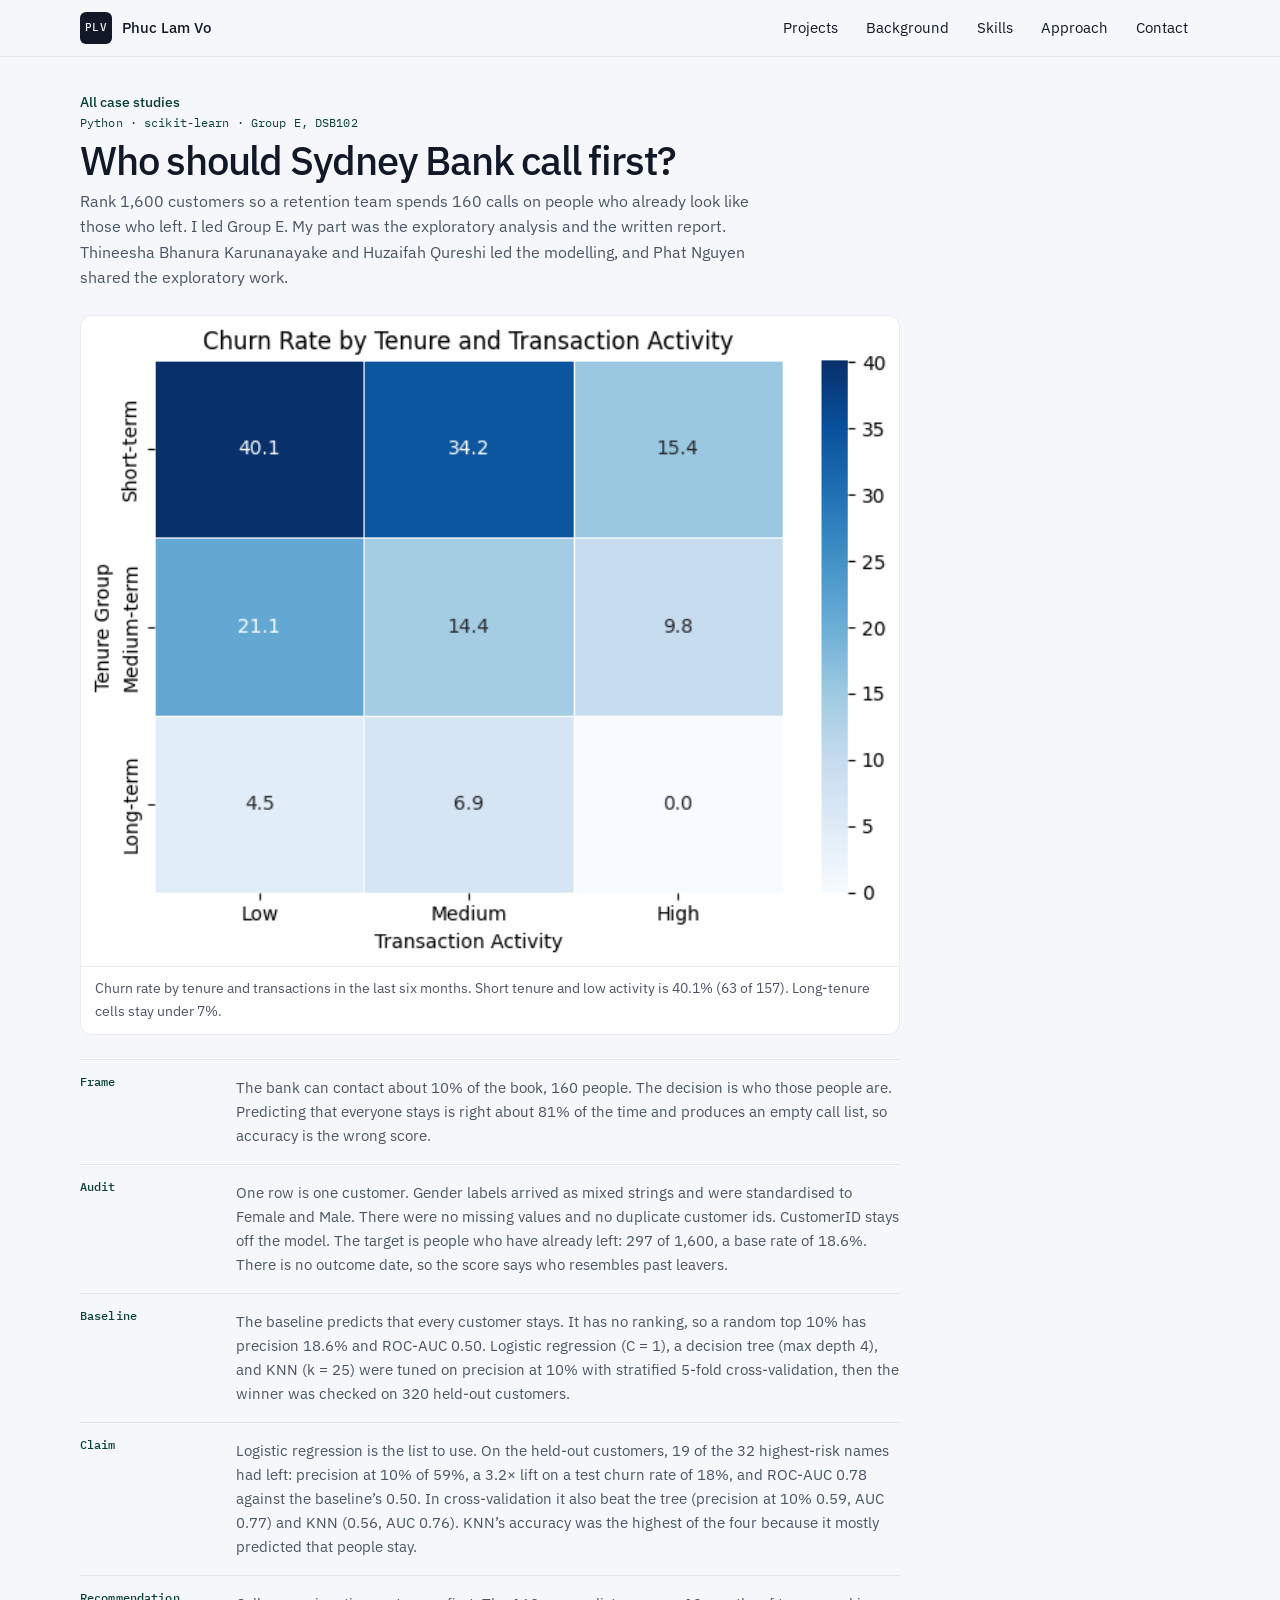
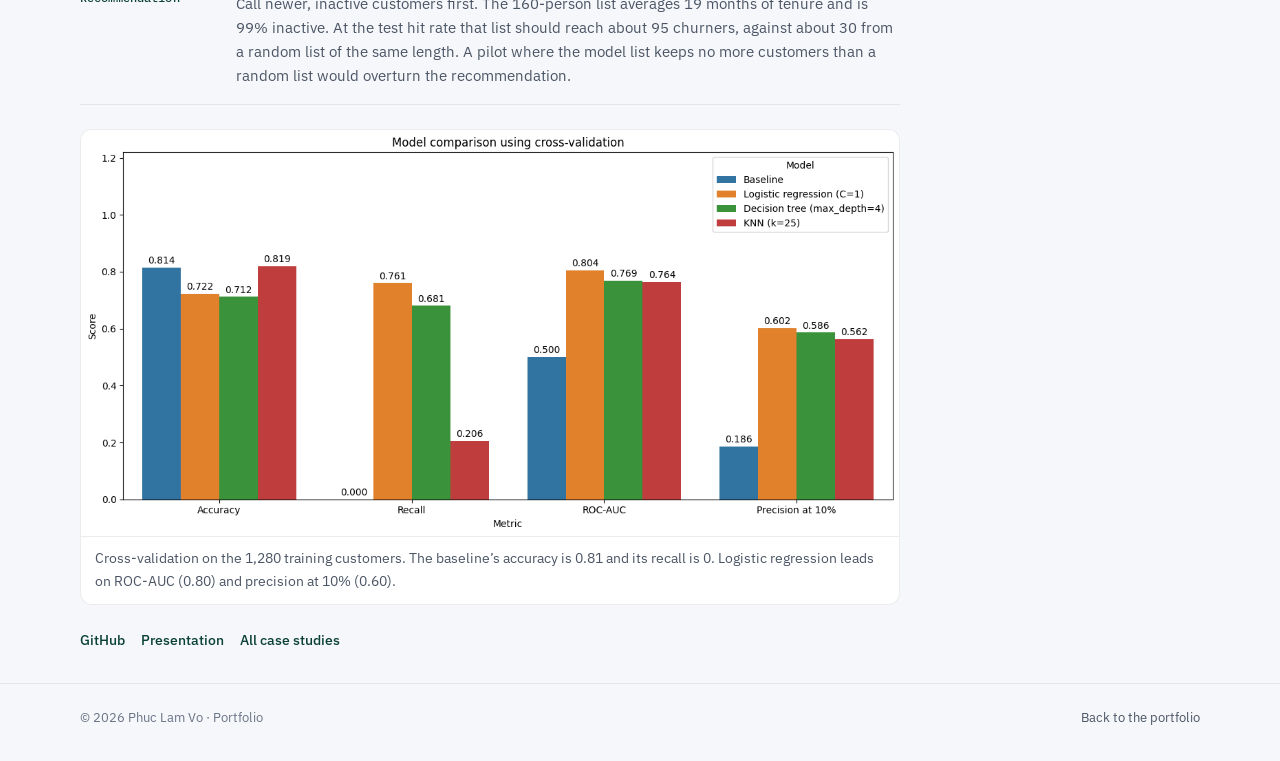
<file: studies/sydney-bank.html>
<!DOCTYPE html>
<html lang="en-AU">
<head>
  <meta charset="utf-8">
  <meta name="viewport" content="width=device-width, initial-scale=1, viewport-fit=cover">
  <meta name="description" content="Logistic regression against an everyone-stays baseline for a 160-person Sydney Bank call list.">
  <meta name="theme-color" content="#f5f7fa">
  <title>Who should Sydney Bank call first? · Phuc Lam Vo</title>
  <link rel="icon" href="../assets/favicon.svg" type="image/svg+xml">
  <link rel="preconnect" href="https://fonts.googleapis.com">
  <link rel="preconnect" href="https://fonts.gstatic.com" crossorigin>
  <link href="https://fonts.googleapis.com/css2?family=IBM+Plex+Mono:wght@400;500&amp;family=IBM+Plex+Sans:wght@400;500&amp;display=swap" rel="stylesheet">
  <link rel="stylesheet" href="../css/styles.css">
  <script src="../js/main.js" defer></script>
</head>
<body>
  <a class="skip" href="#content">Skip to content</a>
  <header class="site-header">
    <div class="wrap header-inner">
      <a class="brand" href="../index.html">
        <span class="brand-mark" aria-hidden="true">PLV</span>
        <span class="brand-name">Phuc Lam Vo</span>
      </a>
      <button class="nav-toggle" type="button" aria-expanded="false" aria-controls="site-nav">
        <span class="nav-toggle-lines" aria-hidden="true"></span>
        <span class="visually-hidden">Menu</span>
      </button>
      <nav id="site-nav" class="nav-panel" aria-label="Primary">
        <a href="../index.html#projects">Projects</a>
        <a href="../index.html#background">Background</a>
        <a href="../index.html#skills">Skills</a>
        <a href="../index.html#approach">Approach</a>
        <a href="../index.html#contact">Contact</a>
      </nav>
    </div>
  </header>
  <main id="content" class="section" tabindex="-1">
    <div class="wrap">
      <a class="back-link" href="../index.html#projects">All case studies</a>
      <article class="study">
        <header class="study-head">
          <p class="kicker">Python · scikit-learn · Group E, DSB102</p>
          <h1>Who should Sydney Bank call first?</h1>
          <p>Rank 1,600 customers so a retention team spends 160 calls on people who already look like those who left. I led Group E. My part was the exploratory analysis and the written report. Thineesha Bhanura Karunanayake and Huzaifah Qureshi led the modelling, and Phat Nguyen shared the exploratory work.</p>
        </header>
        <figure class="study-figure">
          <img src="../assets/figures/churn-tenure.png" width="591" height="470" alt="Heatmap of churn rate by tenure and recent transactions. The darkest cell is short-term customers with low activity, at 40.1%.">
          <figcaption>Churn rate by tenure and transactions in the last six months. Short tenure and low activity is 40.1% (63 of 157). Long-tenure cells stay under 7%.</figcaption>
        </figure>
        <ol class="method">
          <li>
            <h3>Frame</h3>
            <p>The bank can contact about 10% of the book, 160 people. The decision is who those people are. Predicting that everyone stays is right about 81% of the time and produces an empty call list, so accuracy is the wrong score.</p>
          </li>
          <li>
            <h3>Audit</h3>
            <p>One row is one customer. Gender labels arrived as mixed strings and were standardised to Female and Male. There were no missing values and no duplicate customer ids. CustomerID stays off the model. The target is people who have already left: 297 of 1,600, a base rate of 18.6%. There is no outcome date, so the score says who resembles past leavers.</p>
          </li>
          <li>
            <h3>Baseline</h3>
            <p>The baseline predicts that every customer stays. It has no ranking, so a random top 10% has precision 18.6% and ROC-AUC 0.50. Logistic regression (C = 1), a decision tree (max depth 4), and KNN (k = 25) were tuned on precision at 10% with stratified 5-fold cross-validation, then the winner was checked on 320 held-out customers.</p>
          </li>
          <li>
            <h3>Claim</h3>
            <p>Logistic regression is the list to use. On the held-out customers, 19 of the 32 highest-risk names had left: precision at 10% of 59%, a 3.2× lift on a test churn rate of 18%, and ROC-AUC 0.78 against the baseline’s 0.50. In cross-validation it also beat the tree (precision at 10% 0.59, AUC 0.77) and KNN (0.56, AUC 0.76). KNN’s accuracy was the highest of the four because it mostly predicted that people stay.</p>
          </li>
          <li>
            <h3>Recommendation</h3>
            <p>Call newer, inactive customers first. The 160-person list averages 19 months of tenure and is 99% inactive. At the test hit rate that list should reach about 95 churners, against about 30 from a random list of the same length. A pilot where the model list keeps no more customers than a random list would overturn the recommendation.</p>
          </li>
        </ol>
        <figure class="study-figure">
          <img src="../assets/figures/churn-models.png" width="1189" height="590" alt="Bar chart comparing a stay-everyone baseline, logistic regression, a decision tree, and KNN on accuracy, recall, ROC-AUC, and precision at 10%.">
          <figcaption>Cross-validation on the 1,280 training customers. The baseline’s accuracy is 0.81 and its recall is 0. Logistic regression leads on ROC-AUC (0.80) and precision at 10% (0.60).</figcaption>
        </figure>
        <div class="case-links">
          <a class="case-link" href="https://github.com/volam1311/Sydney-Bank-Churn-Prediction" rel="noopener">GitHub</a>
          <a class="case-link" href="https://canva.link/qdbknwbdt6eaqwg" rel="noopener">Presentation</a>
          <a class="case-link" href="../index.html#projects">All case studies</a>
        </div>
      </article>
    </div>
  </main>
  <footer class="site-footer">
    <div class="wrap footer-inner">
      <p>© <span id="year">2026</span> <span class="brand-name">Phuc Lam Vo</span> · Portfolio</p>
      <a href="../index.html">Back to the portfolio</a>
    </div>
  </footer>
</body>
</html>
</file>
<file: css/styles.css>
/* Responsive layout is CSS: fluid type, wrapping flex, and grids that collapse.
   Breakpoints: 25rem, 40rem, 48rem, 54rem, 68rem. JavaScript does not set layout. */

:root {
  --sans: "IBM Plex Sans", "Segoe UI", sans-serif;
  --mono: "IBM Plex Mono", ui-monospace, "SFMono-Regular", Menlo, Consolas, monospace;
  --bg: #f5f7fa;
  --bg-raised: #ffffff;
  --bg-soft: #eceff4;
  --band: #e8ecf2;
  --ink: #111827;
  --secondary: #4b5565;
  --muted: #6b7487;
  --line: rgba(17, 24, 39, 0.08);
  --accent: #0f5c4c;
  --accent-deep: #0a4036;
  --chart-line: #c9a227;
  --header-h: 56px;
  --radius-control: 8px;
  --radius-card: 12px;
  --radius-panel: 16px;
  --ease: cubic-bezier(0.22, 1, 0.36, 1);
  --shadow-float: 0 8px 24px rgba(17, 24, 39, 0.06);
  color-scheme: light;
}

*,
*::before,
*::after {
  box-sizing: border-box;
}

[hidden] {
  display: none !important;
}

html {
  scroll-behavior: smooth;
  -webkit-text-size-adjust: 100%;
  text-size-adjust: 100%;
}

body {
  margin: 0;
  font-family: var(--sans);
  font-size: clamp(15px, 0.35vw + 14px, 16px);
  line-height: 1.6;
  font-weight: 400;
  color: var(--ink);
  background: var(--bg);
  overflow-x: clip;
  padding-left: env(safe-area-inset-left);
  padding-right: env(safe-area-inset-right);
  padding-bottom: env(safe-area-inset-bottom);
}

h1,
h2,
h3,
.display {
  font-family: var(--sans);
  font-weight: 500;
  letter-spacing: -0.02em;
  line-height: 1.08;
}

h1,
h2,
h3,
h4,
p,
ul,
ol,
dl,
figure {
  margin: 0;
}

h1,
h2,
h3,
p {
  overflow-wrap: break-word;
}

img,
svg {
  max-width: 100%;
}

button,
input,
textarea {
  font: inherit;
  color: inherit;
}

button {
  background: none;
  border: 0;
  padding: 0;
  cursor: pointer;
}

a {
  color: var(--accent-deep);
}

::selection {
  background: var(--accent);
  color: #fff;
}

:focus-visible {
  outline: 2px solid var(--accent);
  outline-offset: 3px;
}

.visually-hidden {
  position: absolute;
  width: 1px;
  height: 1px;
  padding: 0;
  margin: -1px;
  overflow: hidden;
  clip: rect(0, 0, 0, 0);
  white-space: nowrap;
  border: 0;
}

.skip {
  position: absolute;
  left: 16px;
  top: -64px;
  z-index: 50;
  background: var(--bg-raised);
  color: var(--ink);
  padding: 8px 12px;
  border-radius: 6px;
}

.skip:focus {
  top: 8px;
}

.wrap {
  width: min(1120px, calc(100% - 32px));
  margin-inline: auto;
  max-width: 100%;
}

.site-header {
  position: sticky;
  top: 0;
  z-index: 30;
  background: color-mix(in srgb, var(--bg) 92%, transparent);
  backdrop-filter: blur(8px);
  border-bottom: 1px solid var(--line);
  padding-top: env(safe-area-inset-top);
}

.header-inner {
  position: relative;
  display: flex;
  align-items: center;
  justify-content: space-between;
  gap: 12px;
  min-height: var(--header-h);
}

.brand {
  display: flex;
  align-items: center;
  gap: 10px;
  flex: 1 1 auto;
  min-width: 0;
  color: inherit;
  text-decoration: none;
  font-weight: 500;
  font-size: 15px;
}

.brand-mark {
  display: grid;
  place-items: center;
  flex-shrink: 0;
  width: 32px;
  height: 32px;
  border-radius: 6px;
  background: var(--ink);
  color: #eef0f5;
  font-family: var(--mono);
  font-size: 11px;
  font-weight: 500;
  letter-spacing: 0.02em;
}

.brand-name {
  min-width: 0;
  overflow: hidden;
  text-overflow: ellipsis;
  white-space: nowrap;
}

.nav-toggle {
  display: grid;
  place-items: center;
  flex: 0 0 auto;
  width: 44px;
  height: 44px;
  border: 1px solid var(--line);
  border-radius: var(--radius-control);
  background: var(--bg-raised);
  transition: background-color 140ms var(--ease), border-color 140ms var(--ease);
}

.nav-toggle-lines,
.nav-toggle-lines::before,
.nav-toggle-lines::after {
  display: block;
  width: 16px;
  height: 2px;
  background: currentColor;
  position: relative;
  transition: transform 160ms var(--ease), top 160ms var(--ease), background-color 160ms var(--ease);
}

.nav-toggle-lines::before,
.nav-toggle-lines::after {
  content: "";
  position: absolute;
  left: 0;
}

.nav-toggle-lines::before {
  top: -5px;
}

.nav-toggle-lines::after {
  top: 5px;
}

.nav-toggle[aria-expanded="true"] .nav-toggle-lines {
  background: transparent;
}

.nav-toggle[aria-expanded="true"] .nav-toggle-lines::before {
  top: 0;
  transform: rotate(45deg);
}

.nav-toggle[aria-expanded="true"] .nav-toggle-lines::after {
  top: 0;
  transform: rotate(-45deg);
}

.nav-panel {
  display: none;
  position: absolute;
  top: calc(100% + 8px);
  left: 0;
  right: 0;
  padding: 8px;
  background: var(--bg-raised);
  border: 1px solid var(--line);
  border-radius: var(--radius-card);
  box-shadow: var(--shadow-float);
}

.nav-panel.is-open {
  display: grid;
}

.nav-panel a {
  display: block;
  padding: 12px;
  border-radius: 6px;
  color: inherit;
  text-decoration: none;
  font-size: 15px;
  transition: background-color 140ms var(--ease);
}

.nav-panel a:hover,
.nav-panel a[aria-current="true"] {
  background: var(--bg-soft);
}

main:focus {
  outline: none;
}

.section,
.hero {
  scroll-margin-top: calc(var(--header-h) + 12px);
}

.hero {
  padding-block: 32px;
}

.hero-grid,
.skill-grid,
.project-list,
.contact-grid,
.steps {
  display: grid;
  gap: 16px;
}

.hero-grid {
  gap: 32px;
}

.hero-copy {
  display: grid;
  gap: 20px;
  justify-items: start;
  min-width: 0;
  align-content: center;
}

.hero-title {
  display: grid;
  gap: 8px;
}

.eyebrow,
.kicker,
.repo-link,
.index,
.when,
.step-num,
.chart-kicker,
.metric-kicker,
.contact-list span,
caption,
.kpis dt,
.availability {
  font-family: var(--mono);
  font-size: 12px;
  line-height: 16px;
  letter-spacing: 0.01em;
  font-weight: 400;
}

.eyebrow,
.kicker,
.index,
.step-num,
.availability {
  color: var(--accent-deep);
}

.availability {
  color: var(--secondary);
}

.repo-link {
  display: inline-block;
  margin-top: 8px;
  color: var(--accent-deep);
  font-weight: 500;
  text-decoration: none;
}

.repo-link:hover {
  text-decoration: underline;
}

h1 {
  font-size: clamp(32px, 8vw, 64px);
  line-height: 1.05;
  letter-spacing: -0.03em;
  text-wrap: balance;
  max-width: 100%;
}

.display {
  max-width: min(36rem, 100%);
  font-size: clamp(18px, 4.2vw, 28px);
  line-height: 1.25;
  letter-spacing: -0.02em;
  font-weight: 400;
  color: var(--secondary);
  text-wrap: balance;
}

.lede {
  max-width: 40rem;
  width: 100%;
  color: var(--secondary);
  font-size: clamp(14px, 2.5vw, 15px);
  line-height: 1.55;
}

.hero-actions,
.filters,
.chips,
.footer-inner {
  display: flex;
  flex-wrap: wrap;
  gap: 8px;
}

.hero-actions {
  gap: 12px;
  width: 100%;
}

.btn {
  display: inline-flex;
  align-items: center;
  justify-content: center;
  min-height: 44px;
  padding: 8px 20px;
  border-radius: var(--radius-control);
  border: 1px solid transparent;
  text-decoration: none;
  font-weight: 500;
  font-size: 15px;
  transition: background-color 140ms var(--ease), border-color 140ms var(--ease), color 140ms var(--ease), transform 120ms var(--ease);
}

.btn:active {
  transform: scale(0.98);
}

.btn-primary {
  background: var(--ink);
  color: #eef0f5;
}

.btn-ghost {
  background: transparent;
  color: var(--ink);
  border-color: var(--line);
}

.chart-card {
  position: relative;
  min-width: 0;
  width: 100%;
  max-width: 100%;
  padding: 16px;
  border-radius: var(--radius-panel);
  background: #11141c;
  color: #eef0f5;
}

.chart-kicker,
.chart-caption,
.chart-blurb {
  color: #a3a9b8;
}

.metric-kicker {
  margin-top: 16px;
  color: #7a8296;
}

.chart-headline {
  display: flex;
  flex-wrap: wrap;
  align-items: baseline;
  justify-content: space-between;
  gap: 8px 16px;
  margin-top: 4px;
}

.metric-value {
  font-family: var(--sans);
  font-size: clamp(32px, 8vw, 52px);
  line-height: 1;
  letter-spacing: -0.03em;
  font-weight: 500;
  font-variant-numeric: tabular-nums;
}

.delta {
  font-family: var(--mono);
  font-size: 12px;
  line-height: 16px;
  font-variant-numeric: tabular-nums;
  color: #a3a9b8;
}

.delta[data-tone="good"] {
  color: #4cc38a;
}

.delta[data-tone="bad"] {
  color: #e5484d;
}

.delta[data-tone="flat"] {
  color: #a3a9b8;
}

.chart-svg {
  display: block;
  width: 100%;
  height: auto;
  margin-top: 8px;
  cursor: crosshair;
  touch-action: pan-y;
  overflow: visible;
}

.chart-svg .gridline {
  stroke: rgba(238, 240, 245, 0.1);
  stroke-width: 1;
}

.chart-svg .tick,
.chart-svg .axis {
  fill: rgba(238, 240, 245, 0.55);
  font-family: var(--mono);
}

.chart-svg .line {
  fill: none;
  stroke: var(--chart-line);
  stroke-width: 2;
  stroke-linejoin: round;
  stroke-linecap: round;
}

.chart-svg .area {
  fill: rgba(201, 162, 39, 0.12);
}

.chart-svg .dot {
  fill: #eef0f5;
  stroke: var(--chart-line);
  stroke-width: 2;
}

.chart-blurb,
.chart-caption {
  margin-top: 12px;
  font-size: 14px;
  line-height: 1.45;
}

.chart-caption {
  font-size: 12px;
  color: #7a8296;
}

.segment {
  display: grid;
  grid-template-columns: repeat(3, minmax(0, 1fr));
  gap: 4px;
  margin-top: 16px;
  padding: 4px;
  border-radius: 10px;
  background: #1a1e28;
}

.segment button {
  min-height: 40px;
  min-width: 0;
  padding: 4px 6px;
  border-radius: 6px;
  color: #a3a9b8;
  font-size: clamp(12px, 2.8vw, 13px);
  font-weight: 500;
  transition: background-color 140ms var(--ease), color 140ms var(--ease);
}

.segment button[aria-pressed="true"] {
  background: #eceff4;
  color: #11141c;
}

.chart-card :focus-visible {
  outline-color: var(--chart-line);
}

.chart-card ::selection {
  background: var(--chart-line);
  color: #11141c;
}

.value-list {
  margin-top: 4px;
}

.value-list summary,
.case summary {
  display: inline-flex;
  align-items: center;
  gap: 8px;
  min-height: 40px;
  cursor: pointer;
  list-style: none;
}

.value-list summary::-webkit-details-marker,
.case summary::-webkit-details-marker {
  display: none;
}

.value-list summary {
  color: #a3a9b8;
  font-size: 13px;
}

.value-list ol {
  display: grid;
  grid-template-columns: 1fr;
  gap: 4px 16px;
  margin: 0 0 8px;
  padding-left: 20px;
  color: #eef0f5;
  font-family: var(--mono);
  font-size: 12px;
}

.chart-tip {
  position: absolute;
  z-index: 2;
  padding: 4px 8px;
  border-radius: 4px;
  background: #eef0f5;
  color: #11141c;
  font-family: var(--mono);
  font-size: 12px;
  line-height: 1.2;
  white-space: nowrap;
  pointer-events: none;
  transform: translateX(-50%);
}

.section {
  padding-block: 32px;
}

.band {
  background: var(--band);
  border-block: 1px solid var(--line);
}

.section-head {
  display: grid;
  gap: 8px;
  margin-bottom: 24px;
}

h2 {
  font-size: clamp(24px, 4vw, 36px);
  letter-spacing: -0.025em;
  text-wrap: balance;
}

.skill,
.project,
.form-card {
  min-width: 0;
  width: 100%;
  max-width: 100%;
  border: 1px solid var(--line);
  border-radius: var(--radius-card);
  background: var(--bg-raised);
}

.skill,
.form-card {
  padding: 16px;
}

.skill {
  display: flex;
  flex-direction: column;
  gap: 12px;
}

.skill h3,
.steps h3,
.timeline h3,
.project h3 {
  font-size: clamp(20px, 2vw, 24px);
  letter-spacing: -0.02em;
}

.skill p,
.project-body > p,
.steps p,
.timeline p,
.record-degree > p,
.record-notes p {
  color: var(--secondary);
  font-size: 15px;
}

.record {
  display: grid;
  gap: 16px;
}

.record-degree,
.record-notes {
  min-width: 0;
  border: 1px solid var(--line);
  border-radius: var(--radius-card);
  background: var(--bg-raised);
}

.record-degree {
  display: grid;
  gap: 12px;
  align-content: start;
  padding: 20px;
}

.record-degree .kpis {
  margin-top: 4px;
}

.record-degree h3 {
  font-size: clamp(22px, 2.4vw, 28px);
}

.record-degree .kpis dd {
  font-size: 28px;
  line-height: 1.1;
}

.record-notes {
  display: grid;
  align-content: start;
}

.record-notes article {
  display: grid;
  gap: 4px;
  padding: 20px;
}

.record-notes article + article {
  border-top: 1px solid var(--line);
}

.record-notes h3,
.record-earlier h3 {
  font-size: 18px;
}

.record-label {
  padding: 20px 20px 0;
}

.record-earlier {
  display: grid;
  gap: 4px;
  margin-top: 4px;
  padding-top: 16px;
  border-top: 1px solid var(--line);
}

.case-links {
  display: flex;
  flex-wrap: wrap;
  gap: 8px 16px;
}

.case-link {
  color: var(--accent-deep);
  font-weight: 500;
  font-size: 14px;
  text-decoration: none;
}

.case-link:hover {
  text-decoration: underline;
}

.chips {
  list-style: none;
  padding: 0;
  margin-top: auto;
  gap: 8px;
}

.chips li {
  padding: 4px 10px;
  border: 1px solid var(--line);
  border-radius: 6px;
  background: var(--bg);
  font-size: 13px;
  color: var(--secondary);
}

.projects-toolbar {
  display: flex;
  flex-wrap: wrap;
  align-items: center;
  justify-content: space-between;
  gap: 12px 16px;
  margin-bottom: 16px;
}

.filters {
  max-width: 100%;
  overflow-x: auto;
  overscroll-behavior-x: contain;
  -webkit-overflow-scrolling: touch;
  scrollbar-width: thin;
  padding-bottom: 2px;
}

#project-count {
  color: var(--muted);
  font-size: 13px;
  font-family: var(--mono);
}

.filter {
  flex: 0 0 auto;
  min-height: 40px;
  padding: 4px 12px;
  border: 1px solid var(--line);
  border-radius: var(--radius-control);
  background: var(--bg-raised);
  font-size: 13px;
  font-weight: 500;
  transition: background-color 140ms var(--ease), border-color 140ms var(--ease), color 140ms var(--ease);
}

.filter[aria-pressed="true"] {
  background: var(--ink);
  color: #eef0f5;
  border-color: var(--ink);
}

.project-list {
  align-items: start;
}

.project {
  display: flex;
  flex-direction: column;
  gap: 0;
  overflow: hidden;
  transition: border-color 140ms var(--ease), background-color 140ms var(--ease);
}

.project-thumb {
  display: block;
  aspect-ratio: 16 / 10;
  background: #fff;
  border-bottom: 1px solid var(--line);
}

.project-thumb img {
  display: block;
  width: 100%;
  height: 100%;
  object-fit: contain;
  object-position: center;
}

.project-thumb.is-focus-lower {
  aspect-ratio: 2.15 / 1;
}

.project-thumb.is-focus-lower img {
  object-fit: cover;
  object-position: center bottom;
}

.project-body {
  display: flex;
  flex-direction: column;
  gap: 8px;
  padding: 14px 16px 16px;
}

.project-meta {
  display: flex;
  flex-wrap: wrap;
  align-items: center;
  gap: 6px 10px;
}

.project h3 a {
  color: inherit;
  text-decoration: none;
}

.project h3 a:hover {
  text-decoration: underline;
}

.tags {
  display: flex;
  flex-wrap: wrap;
  gap: 6px;
  list-style: none;
  padding: 0;
}

.tags li {
  padding: 2px 8px;
  border: 1px solid var(--line);
  border-radius: 6px;
  background: var(--bg);
  color: var(--secondary);
  font-family: var(--mono);
  font-size: 11px;
  line-height: 16px;
}

.project .kpis {
  display: grid;
  grid-template-columns: repeat(3, minmax(0, 1fr));
  gap: 8px 12px;
  margin-top: 4px;
}

.project .kpis div {
  min-width: 0;
}

.project .case-links {
  margin-top: 0;
}

.case,
.case-body,
.table-scroll {
  min-width: 0;
  max-width: 100%;
}

.kpis {
  display: flex;
  flex-wrap: wrap;
  gap: 12px 24px;
  padding-top: 12px;
  border-top: 1px solid var(--line);
}

.kpis div {
  min-width: 72px;
}

.kpis dd {
  margin: 4px 0 0;
  font-family: var(--mono);
  font-size: 20px;
  font-weight: 500;
  letter-spacing: -0.02em;
  font-variant-numeric: tabular-nums;
}

.kpis dt {
  color: var(--muted);
}

.case summary {
  width: fit-content;
  color: var(--accent-deep);
  font-weight: 500;
  font-size: 14px;
}

.when-open {
  display: none;
}

.case[open] .when-closed {
  display: none;
}

.case[open] .when-open {
  display: inline;
}

.plus {
  position: relative;
  width: 12px;
  height: 12px;
}

.plus::before,
.plus::after {
  content: "";
  position: absolute;
  background: currentColor;
  border-radius: 1px;
}

.plus::before {
  width: 12px;
  height: 2px;
  top: 5px;
  left: 0;
}

.plus::after {
  width: 2px;
  height: 12px;
  left: 5px;
  top: 0;
}

.case[open] .plus::after {
  opacity: 0;
}

.case-body {
  display: grid;
  gap: 16px;
  padding-top: 8px;
}

.case-body h4 {
  margin-bottom: 4px;
  font-family: var(--mono);
  font-size: 12px;
  font-weight: 500;
  letter-spacing: 0.01em;
  color: var(--muted);
}

.case-body p {
  color: var(--secondary);
  font-size: 15px;
}

.decision {
  padding: 12px 16px;
  border-radius: 8px;
  background: var(--bg-soft);
  border: 1px solid var(--line);
  color: var(--ink);
}

.decision strong {
  font-weight: 500;
}

.table-scroll {
  display: block;
  width: 100%;
  max-width: 100%;
  overflow-x: auto;
  overscroll-behavior-x: contain;
  -webkit-overflow-scrolling: touch;
}

table {
  width: 100%;
  min-width: 416px;
  border-collapse: collapse;
}

caption {
  margin-bottom: 8px;
  text-align: left;
  color: var(--muted);
}

th,
td {
  padding: 8px 12px;
  border-bottom: 1px solid var(--line);
  text-align: left;
  white-space: nowrap;
  font-variant-numeric: tabular-nums;
}

th {
  font-family: var(--mono);
  font-size: 12px;
  font-weight: 500;
  letter-spacing: 0.01em;
  color: var(--muted);
}

.empty {
  margin-top: 16px;
  padding: 16px;
  border: 1px dashed rgba(17, 24, 39, 0.16);
  border-radius: var(--radius-card);
  color: var(--muted);
}

.steps {
  list-style: none;
  padding: 0;
}

.steps li {
  display: grid;
  gap: 8px;
  align-content: start;
  min-width: 0;
  padding: 16px;
  border: 1px solid var(--line);
  border-radius: 10px;
  background: var(--bg-raised);
}

.timeline {
  list-style: none;
  padding: 0;
}

.timeline li {
  display: grid;
  gap: 4px;
  padding-block: 20px;
  border-top: 1px solid var(--line);
}

.timeline li:last-child {
  border-bottom: 1px solid var(--line);
}

.when {
  color: var(--muted);
}

.contact-grid {
  align-items: start;
}

.contact-list {
  list-style: none;
  display: grid;
  gap: 16px;
  padding: 0;
}

.contact-list li {
  display: grid;
  gap: 4px;
}

.contact-list span {
  color: var(--muted);
}

.contact-list a {
  overflow-wrap: anywhere;
}

.form-card {
  display: grid;
  gap: 16px;
}

.form-row,
.field {
  display: grid;
  gap: 8px;
}

.form-row {
  gap: 16px;
}

label {
  font-weight: 500;
  font-size: 14px;
}

.req {
  color: var(--muted);
  font-size: 12px;
  font-weight: 400;
}

input,
textarea {
  width: 100%;
  padding: 12px;
  border: 1px solid rgba(17, 24, 39, 0.12);
  border-radius: var(--radius-control);
  background: #fff;
  transition: border-color 140ms var(--ease);
}

textarea {
  resize: vertical;
  min-height: 128px;
}

::placeholder {
  color: var(--muted);
  opacity: 1;
}

input[aria-invalid="true"],
textarea[aria-invalid="true"] {
  border-color: #dc2626;
}

.field-error {
  color: #dc2626;
  font-size: 13px;
}

.form-status {
  padding: 12px;
  border-radius: 8px;
  background: #e8f5f0;
  color: var(--accent-deep);
}

.form-status.is-error {
  background: #fde8e3;
  color: #8a2e1c;
}

.form-hint {
  color: var(--muted);
  font-size: 13px;
}

.hp {
  position: absolute;
  left: -9999px;
  height: 0;
  overflow: hidden;
}

.site-footer {
  padding-block: 24px 32px;
  border-top: 1px solid var(--line);
  color: var(--muted);
  font-size: 13px;
}

.footer-inner {
  justify-content: space-between;
  align-items: flex-start;
  gap: 12px;
}

.footer-inner p,
.footer-inner a {
  max-width: 100%;
}

.footer-inner a {
  color: var(--secondary);
  text-decoration: none;
}

.footer-inner a:hover {
  text-decoration: underline;
}

.noscript {
  padding: 12px 16px;
  background: #fde8e3;
  color: #8a2e1c;
}

/* Narrow phones: stack actions, keep chrome readable */
@media (max-width: 24.99rem) {
  .wrap {
    width: min(1120px, calc(100% - 24px));
  }

  .brand-name {
    font-size: 14px;
  }

  .hero-actions {
    flex-direction: column;
    align-items: stretch;
  }

  .hero-actions .btn {
    width: 100%;
  }

  .chart-headline {
    flex-direction: column;
    align-items: flex-start;
    gap: 4px;
  }

  .filters {
    flex-wrap: nowrap;
  }
}

@media (hover: hover) {
  .btn-primary:hover {
    background: #1f2937;
  }

  .btn-ghost:hover,
  .filter:hover,
  .nav-panel a:hover {
    background: var(--bg-soft);
  }

  .filter[aria-pressed="true"]:hover {
    background: var(--ink);
  }

  .project:hover {
    border-color: rgba(17, 24, 39, 0.16);
    background: #fafbfc;
  }

  .segment button:hover {
    color: #eef0f5;
  }

  .segment button[aria-pressed="true"]:hover {
    background: #fff;
    color: #11141c;
  }
}

@media (min-width: 40rem) {
  .wrap {
    width: min(1120px, calc(100% - 48px));
  }

  .hero {
    padding-block: 40px;
  }

  .section {
    padding-block: 32px;
  }

  .skill-grid,
  .steps {
    grid-template-columns: repeat(2, minmax(0, 1fr));
  }

  .record {
    grid-template-columns: minmax(0, 1.05fr) minmax(0, 0.95fr);
    align-items: start;
  }

  .record-degree {
    padding: 24px;
  }

  .section-head,
  .timeline li {
    grid-template-columns: 48px minmax(0, 1fr);
    gap: 8px 16px;
    align-items: start;
  }

  .form-row {
    grid-template-columns: repeat(2, minmax(0, 1fr));
  }

  .steps li:last-child {
    grid-column: 1 / -1;
  }

  .skill,
  .form-card,
  .chart-card {
    padding: 24px;
  }

  .project-body {
    padding: 14px 16px 16px;
  }

  .footer-inner {
    align-items: center;
  }
}

/* Tablet: split hero before desktop nav */
@media (min-width: 48rem) {
  .hero {
    padding-block: 56px;
  }

  .contact-grid {
    grid-template-columns: minmax(0, 1.1fr) minmax(0, 0.9fr);
    gap: clamp(24px, 4vw, 40px);
    align-items: center;
  }

  .contact-grid {
    align-items: start;
  }

  .hero-actions {
    width: auto;
  }

  .project-list {
    grid-template-columns: repeat(2, minmax(0, 1fr));
  }
}

@media (min-width: 54rem) {
  .nav-toggle {
    display: none;
  }

  .nav-panel,
  .nav-panel.is-open {
    display: flex;
    position: static;
    padding: 0;
    background: transparent;
    border: 0;
    box-shadow: none;
    gap: 4px;
    flex-wrap: wrap;
    justify-content: flex-end;
  }

  .nav-panel a {
    padding: 8px 12px;
  }

  .nav-panel a[aria-current="true"] {
    background: transparent;
    box-shadow: inset 0 -2px 0 var(--accent);
  }

  .hero {
    padding-block: 56px 32px;
  }

  .hero-copy {
    gap: 24px;
  }

  .section {
    padding-block: 32px;
  }
}

@media (min-width: 68rem) {
  .steps {
    grid-template-columns: repeat(5, minmax(0, 1fr));
  }

  .steps li:last-child {
    grid-column: auto;
  }
}

@media (prefers-reduced-motion: reduce) {
  html {
    scroll-behavior: auto;
  }

  *,
  *::before,
  *::after {
    animation: none !important;
    transition: none !important;
  }
}

.back-link {
  font-size: 14px;
  font-weight: 500;
  text-decoration: none;
}

.study {
  display: grid;
  gap: 24px;
  max-width: 820px;
}

.study-head {
  display: grid;
  gap: 8px;
}

.study h1 {
  font-size: clamp(28px, 4vw, 40px);
}

.study-head > p:not(.kicker) {
  max-width: 68ch;
  color: var(--secondary);
}


.study-figure {
  margin: 0;
  border: 1px solid var(--line);
  border-radius: var(--radius-card);
  background: #fff;
  overflow: hidden;
}

.study-figure img {
  display: block;
  width: 100%;
  height: auto;
}

.study-figure figcaption {
  padding: 10px 14px 12px;
  border-top: 1px solid var(--line);
  color: var(--secondary);
  font-size: 14px;
}

.method {
  list-style: none;
  padding: 0;
  border-top: 1px solid var(--line);
}

.method li {
  display: grid;
  gap: 4px;
  padding-block: 16px;
  border-bottom: 1px solid var(--line);
}

.method h3 {
  font-family: var(--mono);
  font-size: 12px;
  font-weight: 500;
  letter-spacing: 0.01em;
  color: var(--accent-deep);
}

.method p {
  color: var(--secondary);
  font-size: 15px;
}

.skill-aside {
  margin-top: 16px;
  max-width: 68ch;
  color: var(--muted);
  font-size: 14px;
}

@media (min-width: 40rem) {
  .method li {
    grid-template-columns: 8.5rem minmax(0, 1fr);
    gap: 8px 20px;
    align-items: start;
  }
}

@media print {
  .site-header,
  .chart-card,
  .filters,
  .form-card,
  .skip,
  .noscript {
    display: none !important;
  }

  body {
    background: #fff;
  }

  .project,
  .skill {
    break-inside: avoid;
  }
}
</file>
